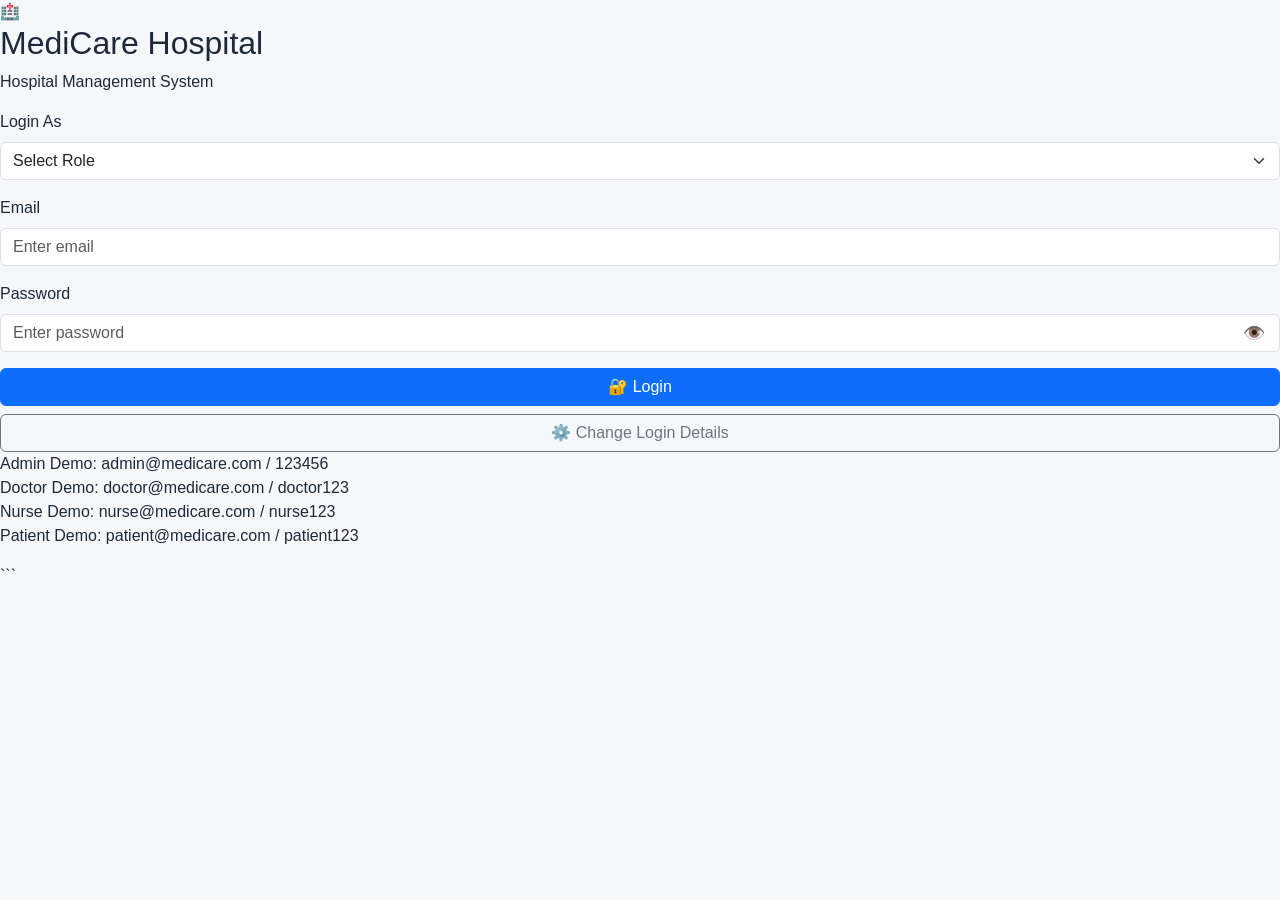
<file: index.html>
<!DOCTYPE html>
<html lang="en">

<head>

    <meta charset="UTF-8">
    <meta name="viewport" content="width=device-width, initial-scale=1.0">

    <title>Hospital Management System</title>

    <!-- Login Protection -->
    <script>
        if (localStorage.getItem("isLoggedIn") !== "true") {
            window.location.href = "login.html";
        }
    </script>

    <!-- Bootstrap CSS -->
    <link
        href="https://cdn.jsdelivr.net/npm/bootstrap@5.3.3/dist/css/bootstrap.min.css"
        rel="stylesheet">

    <!-- Custom CSS -->
    <link rel="stylesheet" href="css/style.css">

</head>


<body>

    <div class="app">

        <!-- ================= SIDEBAR ================= -->

        <aside class="sidebar">

            <!-- BRAND -->
            <div class="brand">

                <div class="brand-icon">
                    🏥
                </div>

                <div>
                    <h4>MediCare</h4>
                    <span>Hospital</span>
                </div>

            </div>


            <!-- MAIN MENU -->
            <nav class="sidebar-menu">

                <a href="index.html" class="menu-item active">
                    <span>📊</span>
                    Dashboard
                </a>

                <a href="pages/patients.html" class="menu-item">
                    <span>🧑‍⚕️</span>
                    Patients
                </a>

                <a href="pages/doctors.html" class="menu-item">
                    <span>👨‍⚕️</span>
                    Doctors
                </a>

                <a href="pages/nurses.html" class="menu-item">
                    <span>👩‍⚕️</span>
                    Nurses
                </a>

                <a href="pages/wards.html" class="menu-item">
                    <span>🛏️</span>
                    Wards
                </a>

                <a href="pages/appointments.html" class="menu-item">
                    <span>📅</span>
                    Appointments
                </a>

                <a href="pages/reports.html" class="menu-item">
                    <span>📈</span>
                    Reports
                </a>

            </nav>


            <!-- BOTTOM MENU -->
            <div class="sidebar-bottom">

                <!-- SETTINGS -->
                <a href="pages/settings.html" class="menu-item">
                    <span>⚙️</span>
                    Settings
                </a>

                <!-- LOGOUT -->
                <a href="#" class="menu-item" id="logoutBtn">
                    <span>🚪</span>
                    Logout
                </a>

            </div>

        </aside>


        <!-- ================= MAIN CONTENT ================= -->

        <main class="main-content">

            <!-- TOPBAR -->
            <header class="topbar">

                <div>
                    <h2>Dashboard</h2>
                    <p>Welcome back, Admin 👋</p>
                </div>

                <div class="admin-profile">

                    <div class="notification">
                        🔔
                    </div>

                    <div class="profile-avatar">
                        A
                    </div>

                    <div class="profile-info">
                        <strong>Admin</strong>
                        <small>Administrator</small>
                    </div>

                </div>

            </header>


            <!-- ================= DASHBOARD ================= -->

            <section class="dashboard-content">

                <!-- WELCOME -->
                <div class="welcome-section">

                    <h1>Hospital Overview</h1>

                    <p>
                        Here's what's happening in your hospital today.
                    </p>

                </div>


                <!-- ================= STATISTICS ================= -->

                <div class="stats-grid">

                    <!-- PATIENTS -->
                    <div class="stat-card">

                        <div class="stat-icon patients-icon">
                            👥
                        </div>

                        <div class="stat-info">

                            <p>Total Patients</p>

                            <h3 id="totalPatients">
                                0
                            </h3>

                            <span class="positive">
                                Hospital records
                            </span>

                        </div>

                    </div>


                    <!-- DOCTORS -->
                    <div class="stat-card">

                        <div class="stat-icon doctors-icon">
                            👨‍⚕️
                        </div>

                        <div class="stat-info">

                            <p>Total Doctors</p>

                            <h3 id="totalDoctors">
                                0
                            </h3>

                            <span class="positive">
                                Medical staff
                            </span>

                        </div>

                    </div>


                    <!-- NURSES -->
                    <div class="stat-card">

                        <div class="stat-icon nurses-icon">
                            👩‍⚕️
                        </div>

                        <div class="stat-info">

                            <p>Total Nurses</p>

                            <h3 id="totalNurses">
                                0
                            </h3>

                            <span class="positive">
                                Nursing staff
                            </span>

                        </div>

                    </div>


                    <!-- BEDS -->
                    <div class="stat-card">

                        <div class="stat-icon beds-icon">
                            🛏️
                        </div>

                        <div class="stat-info">

                            <p>Available Beds</p>

                            <h3 id="availableBeds">
                                0
                            </h3>

                            <span class="neutral">
                                Hospital wards
                            </span>

                        </div>

                    </div>

                </div>


                <!-- ================= LOWER DASHBOARD ================= -->

                <div class="dashboard-grid">

                    <!-- RECENT PATIENTS -->
                    <div class="dashboard-card">

                        <div class="card-header">

                            <div>
                                <h3>Recent Patients</h3>

                                <p>
                                    Latest registered patients
                                </p>
                            </div>

                            <a
                                href="pages/patients.html"
                                class="view-all">

                                View All

                            </a>

                        </div>


                        <div class="table-responsive">

                            <table class="patients-table">

                                <thead>

                                    <tr>

                                        <th>Patient</th>
                                        <th>Age</th>
                                        <th>Gender</th>
                                        <th>Doctor</th>
                                        <th>Status</th>

                                    </tr>

                                </thead>

                                <tbody id="recentPatientsBody">
                                    <!-- Dashboard JS loads patients here -->
                                </tbody>

                            </table>

                        </div>

                    </div>


                    <!-- QUICK ACTIONS -->
                    <div class="dashboard-card quick-actions-card">

                        <div class="card-header">

                            <div>

                                <h3>Quick Actions</h3>

                                <p>
                                    Frequently used actions
                                </p>

                            </div>

                        </div>


                        <div class="quick-actions">

                            <!-- ADD PATIENT -->
                            <a
                                href="pages/patients.html"
                                class="quick-action">

                                <div class="quick-icon">
                                    ➕
                                </div>

                                <div>

                                    <strong>Add Patient</strong>

                                    <small>
                                        Register a new patient
                                    </small>

                                </div>

                            </a>


                            <!-- DOCTORS -->
                            <a
                                href="pages/doctors.html"
                                class="quick-action">

                                <div class="quick-icon">
                                    👨‍⚕️
                                </div>

                                <div>

                                    <strong>Manage Doctors</strong>

                                    <small>
                                        View doctors
                                    </small>

                                </div>

                            </a>


                            <!-- APPOINTMENTS -->
                            <a
                                href="pages/appointments.html"
                                class="quick-action">

                                <div class="quick-icon">
                                    📅
                                </div>

                                <div>

                                    <strong>Appointment</strong>

                                    <small>
                                        Schedule appointment
                                    </small>

                                </div>

                            </a>


                            <!-- WARDS -->
                            <a
                                href="pages/wards.html"
                                class="quick-action">

                                <div class="quick-icon">
                                    🛏️
                                </div>

                                <div>

                                    <strong>Manage Wards</strong>

                                    <small>
                                        Check bed availability
                                    </small>

                                </div>

                            </a>

                        </div>

                    </div>

                </div>

            </section>

        </main>

    </div>


    <!-- ================= SCRIPTS ================= -->

    <!-- Bootstrap JS -->
    <script
        src="https://cdn.jsdelivr.net/npm/bootstrap@5.3.3/dist/js/bootstrap.bundle.min.js">
    </script>

    <!-- Main JS -->
    <script src="js/main.js"></script>

    <!-- Dashboard JS -->
    <script src="js/dashboard.js"></script>


    <!-- Logout -->
    <script>
        document.getElementById("logoutBtn").addEventListener("click", function (event) {

            event.preventDefault();

            localStorage.removeItem("isLoggedIn");

            window.location.href = "login.html";

        });
    </script>

</body>

</html>
</file>
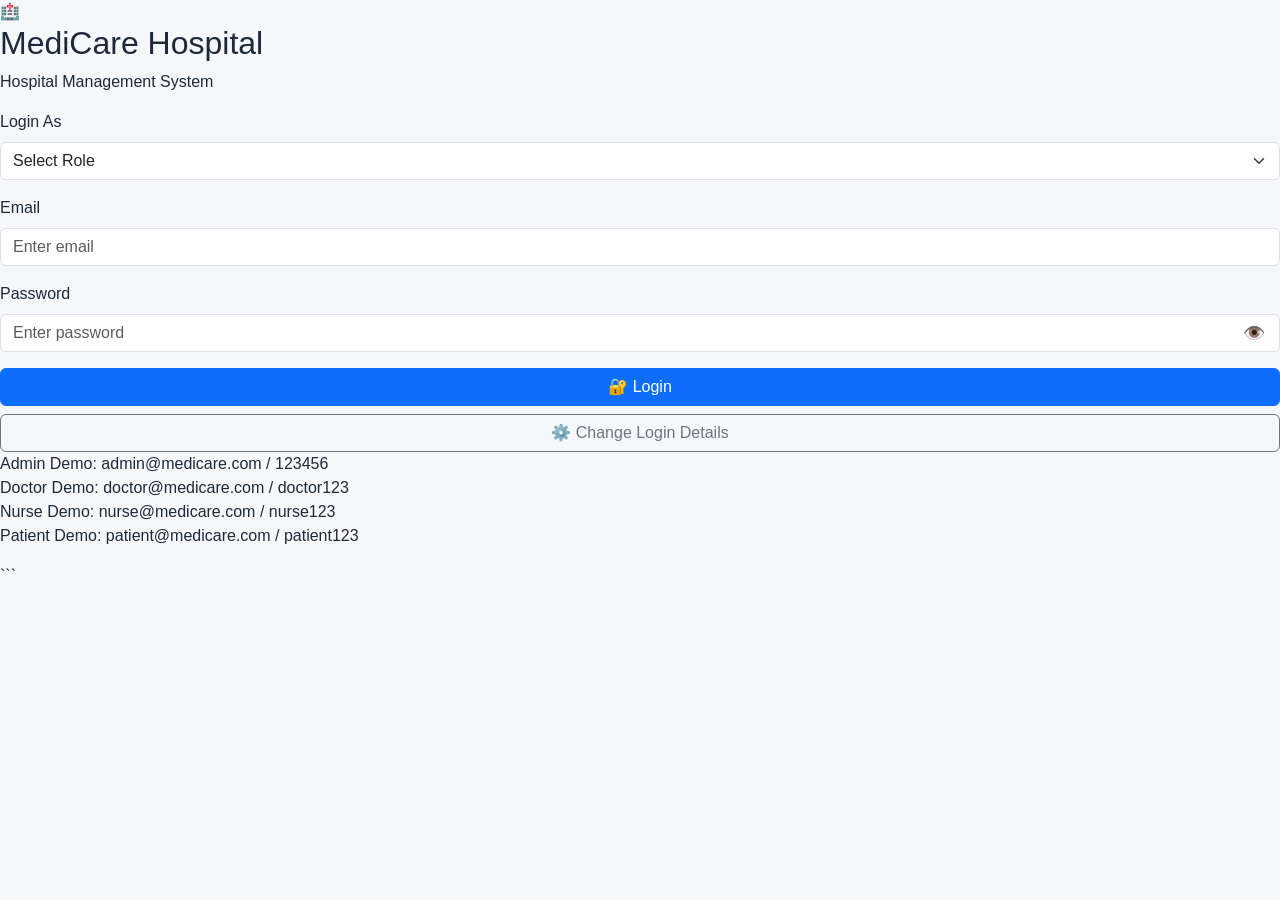
<file: login.html>
<html>
<!DOCTYPE html>
<html lang="en">

<head>

    <meta charset="UTF-8">

    <meta name="viewport" content="width=device-width, initial-scale=1.0">

    <title>Login - MediCare Hospital</title>

    <link
        href="https://cdn.jsdelivr.net/npm/bootstrap@5.3.3/dist/css/bootstrap.min.css"
        rel="stylesheet">

    <link rel="stylesheet" href="css/style.css">

    <script>

        // If already logged in, go directly to dashboard
        if (localStorage.getItem("isLoggedIn") === "true") {

            window.location.href = "index.html";

        }

    </script>

</head>


<body>


    <div class="login-page">


        <div class="login-card">


            <!-- LOGO -->

            <div class="login-logo">
                🏥
            </div>


            <h2>MediCare Hospital</h2>


            <p class="login-subtitle">
                Hospital Management System
            </p>



            <!-- LOGIN FORM -->

            <form id="loginForm">


                <!-- ================= ROLE ================= -->

                <div class="mb-3">

                    <label class="form-label">
                        Login As
                    </label>

                    <select
                        id="loginRole"
                        class="form-select"
                        required>

                        <option value="">
                            Select Role
                        </option>

                        <option value="admin">
                            👑 Admin
                        </option>

                        <option value="doctor">
                            👨‍⚕️ Doctor
                        </option>

                        <option value="nurse">
                            👩‍⚕️ Nurse
                        </option>

                        <option value="patient">
                            🧑 Patient
                        </option>

                    </select>

                </div>



                <!-- ================= EMAIL ================= -->

                <div class="mb-3">

                    <label class="form-label">
                        Email
                    </label>

                    <input
                        type="email"
                        id="loginEmail"
                        class="form-control"
                        placeholder="Enter email"
                        required>

                </div>



                <!-- ================= PASSWORD ================= -->

                <div class="mb-3">

                    <label class="form-label">
                        Password
                    </label>

                    <div class="password-wrapper">

                        <input
                            type="password"
                            id="loginPassword"
                            class="form-control"
                            placeholder="Enter password"
                            required>

                        <span
                            class="password-toggle"
                            id="toggleLoginPassword">

                            👁️

                        </span>

                    </div>

                </div>



                <!-- ================= LOGIN BUTTON ================= -->

                <button
                    type="submit"
                    class="btn btn-primary w-100">

                    🔐 Login

                </button>



                <!-- ================= CHANGE CREDENTIALS ================= -->

                <button
                    type="button"
                    class="btn btn-outline-secondary w-100 mt-2"
                    id="changeCredentialsBtn">

                    ⚙️ Change Login Details

                </button>


            </form>



            <!-- ================================================= -->
            <!-- CHANGE LOGIN DETAILS -->
            <!-- ================================================= -->

            <div
                id="changeCredentialsBox"
                style="display: none;">


                <hr>


                <h5 class="text-center mb-3">

                    Change Login Details

                </h5>



                <!-- NEW EMAIL -->

                <div class="mb-3">

                    <label class="form-label">

                        New Email

                    </label>

                    <input
                        type="email"
                        id="newEmail"
                        class="form-control"
                        placeholder="Enter new email">

                </div>



                <!-- NEW PASSWORD -->

                <div class="mb-3">

                    <label class="form-label">

                        New Password

                    </label>


                    <div class="password-wrapper">

                        <input
                            type="password"
                            id="newPassword"
                            class="form-control"
                            placeholder="Enter new password">


                        <span
                            class="password-toggle"
                            id="toggleNewPassword">

                            👁️

                        </span>

                    </div>

                </div>



                <!-- SAVE BUTTON -->

                <button
                    type="button"
                    class="btn btn-success w-100"
                    id="saveCredentialsBtn">

                    💾 Save New Login Details

                </button>


            </div>



            <!-- DEMO -->

            <p class="login-demo">

                Admin Demo:
                admin@medicare.com / 123456

                <br>

                Doctor Demo:
                doctor@medicare.com / doctor123

                <br>

                Nurse Demo:
                nurse@medicare.com / nurse123

                <br>

                Patient Demo:
                patient@medicare.com / patient123

            </p>


        </div>

    </div>



    <!-- LOGIN JS -->

    <script src="js/login.js"></script>


</body>

</html>
```
</file>
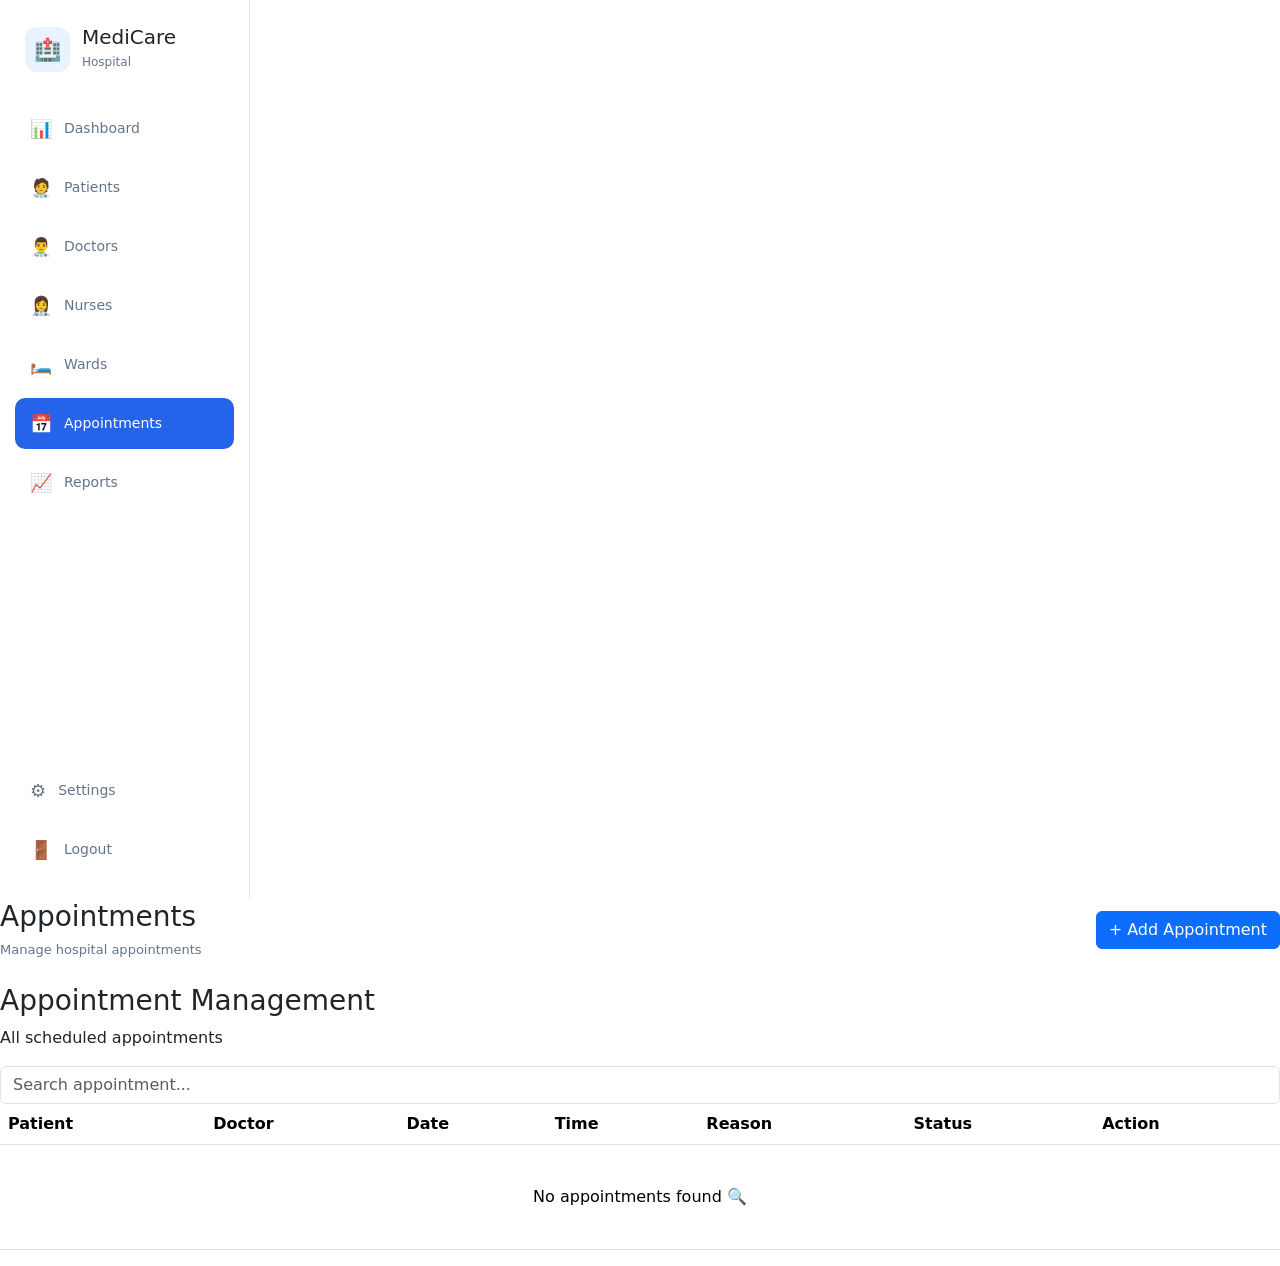
<file: pages/appointments.html>
<!DOCTYPE html>
<html lang="en">

<head>
    <meta charset="UTF-8">
    <meta name="viewport" content="width=device-width, initial-scale=1.0">

    <title>Appointments - MediCare Hospital</title>

    <link rel="stylesheet" href="../css/style.css">

    <link
        href="https://cdn.jsdelivr.net/npm/bootstrap@5.3.3/dist/css/bootstrap.min.css"
        rel="stylesheet">
</head>

<body>

    <div class="dashboard-layout">

        <!-- ================= SIDEBAR ================= -->

        <aside class="sidebar">

            <div class="brand">

                <div class="brand-icon">
                    🏥
                </div>

                <div>
                    <h4>MediCare</h4>
                    <span>Hospital</span>
                </div>

            </div>


            <nav class="sidebar-menu">

                <a href="../index.html" class="menu-item">
                    <span>📊</span>
                    Dashboard
                </a>

                <a href="patients.html" class="menu-item">
                    <span>🧑‍⚕️</span>
                    Patients
                </a>

                <a href="doctors.html" class="menu-item">
                    <span>👨‍⚕️</span>
                    Doctors
                </a>

                <a href="nurses.html" class="menu-item">
                    <span>👩‍⚕️</span>
                    Nurses
                </a>

                <a href="wards.html" class="menu-item">
                    <span>🛏️</span>
                    Wards
                </a>

                <a href="appointments.html" class="menu-item active">
                    <span>📅</span>
                    Appointments
                </a>

                <a href="reports.html" class="menu-item">
                    <span>📈</span>
                    Reports
                </a>

            </nav>


            <div class="sidebar-bottom">

                <a href="settings.html" class="menu-item">
                    <span>⚙️</span>
                    Settings
                </a>

                <a href="../index.html" class="menu-item">
                    <span>🚪</span>
                    Logout
                </a>

            </div>

        </aside>


        <!-- ================= MAIN CONTENT ================= -->

        <main class="main-content">

            <!-- HEADER -->

            <div class="page-header">

                <div>

                    <h1>Appointments</h1>

                    <p>
                        Manage hospital appointments
                    </p>

                </div>


                <button
                    type="button"
                    class="btn btn-primary"
                    data-bs-toggle="modal"
                    data-bs-target="#addAppointmentModal">

                    + Add Appointment

                </button>

            </div>


            <!-- ================= TABLE ================= -->

            <div class="table-card">

                <div class="table-header">

                    <div>

                        <h3>Appointment Management</h3>

                        <p>
                            All scheduled appointments
                        </p>

                    </div>


                    <div>

                        <input
                            type="text"
                            id="appointmentSearch"
                            class="form-control"
                            placeholder="Search appointment...">

                    </div>

                </div>


                <div class="table-responsive">

                    <table class="table">

                        <thead>

                            <tr>

                                <th>Patient</th>
                                <th>Doctor</th>
                                <th>Date</th>
                                <th>Time</th>
                                <th>Reason</th>
                                <th>Status</th>
                                <th>Action</th>

                            </tr>

                        </thead>


                        <tbody id="appointmentsTableBody"></tbody>

                    </table>

                </div>

            </div>

        </main>

    </div>


    <!-- ================================================= -->
    <!-- ADD / EDIT APPOINTMENT MODAL -->
    <!-- ================================================= -->

    <div
        class="modal fade"
        id="addAppointmentModal"
        tabindex="-1"
        aria-hidden="true">

        <div class="modal-dialog">

            <div class="modal-content">

                <div class="modal-header">

                    <h5
                        class="modal-title"
                        id="addAppointmentModalLabel">

                        Add New Appointment

                    </h5>


                    <button
                        type="button"
                        class="btn-close"
                        data-bs-dismiss="modal"
                        aria-label="Close">
                    </button>

                </div>


                <div class="modal-body">

                    <form id="appointmentForm">

                        <input
                            type="hidden"
                            id="editAppointmentId">


                        <!-- PATIENT -->

                        <div class="mb-3">

                            <label
                                for="appointmentPatient"
                                class="form-label">

                                Patient Name

                            </label>

                            <input
                                type="text"
                                id="appointmentPatient"
                                class="form-control"
                                placeholder="e.g. Ali Raza">

                        </div>


                        <!-- DOCTOR -->

                        <div class="mb-3">

                            <label
                                for="appointmentDoctor"
                                class="form-label">

                                Doctor Name

                            </label>

                            <input
                                type="text"
                                id="appointmentDoctor"
                                class="form-control"
                                placeholder="e.g. Dr. Ahmed">

                        </div>


                        <!-- DATE -->

                        <div class="mb-3">

                            <label
                                for="appointmentDate"
                                class="form-label">

                                Appointment Date

                            </label>

                            <input
                                type="date"
                                id="appointmentDate"
                                class="form-control">

                        </div>


                        <!-- TIME -->

                        <div class="mb-3">

                            <label
                                for="appointmentTime"
                                class="form-label">

                                Appointment Time

                            </label>

                            <input
                                type="time"
                                id="appointmentTime"
                                class="form-control">

                        </div>


                        <!-- REASON -->

                        <div class="mb-3">

                            <label
                                for="appointmentReason"
                                class="form-label">

                                Reason

                            </label>

                            <input
                                type="text"
                                id="appointmentReason"
                                class="form-control"
                                placeholder="e.g. Regular Checkup">

                        </div>


                        <!-- STATUS -->

                        <div class="mb-3">

                            <label
                                for="appointmentStatus"
                                class="form-label">

                                Status

                            </label>

                            <select
                                id="appointmentStatus"
                                class="form-select">

                                <option value="">
                                    Select Status
                                </option>

                                <option value="Scheduled">
                                    Scheduled
                                </option>

                                <option value="Completed">
                                    Completed
                                </option>

                                <option value="Cancelled">
                                    Cancelled
                                </option>

                                <option value="Pending">
                                    Pending
                                </option>

                            </select>

                        </div>


                        <button
                            type="submit"
                            id="appointmentSubmitBtn"
                            class="btn btn-primary w-100">

                            Add Appointment

                        </button>

                    </form>

                </div>

            </div>

        </div>

    </div>


    <!-- ================================================= -->
    <!-- VIEW APPOINTMENT MODAL -->
    <!-- ================================================= -->

    <div
        class="modal fade"
        id="viewAppointmentModal"
        tabindex="-1"
        aria-hidden="true">

        <div class="modal-dialog">

            <div class="modal-content">

                <div class="modal-header">

                    <h5 class="modal-title">
                        Appointment Details
                    </h5>

                    <button
                        type="button"
                        class="btn-close"
                        data-bs-dismiss="modal"
                        aria-label="Close">
                    </button>

                </div>


                <div class="modal-body">

                    <h3 id="viewAppointmentPatient"></h3>

                    <hr>

                    <p>
                        <strong>ID:</strong>
                        <span id="viewAppointmentId"></span>
                    </p>

                    <p>
                        <strong>Doctor:</strong>
                        <span id="viewAppointmentDoctor"></span>
                    </p>

                    <p>
                        <strong>Date:</strong>
                        <span id="viewAppointmentDate"></span>
                    </p>

                    <p>
                        <strong>Time:</strong>
                        <span id="viewAppointmentTime"></span>
                    </p>

                    <p>
                        <strong>Reason:</strong>
                        <span id="viewAppointmentReason"></span>
                    </p>

                    <p>
                        <strong>Status:</strong>

                        <span
                            id="viewAppointmentStatus"
                            class="status">
                        </span>

                    </p>

                </div>

            </div>

        </div>

    </div>


    <!-- ================= BOOTSTRAP JS ================= -->

    <script
        src="https://cdn.jsdelivr.net/npm/bootstrap@5.3.3/dist/js/bootstrap.bundle.min.js">
    </script>


    <!-- ================= MAIN JS ================= -->

    <script src="../js/main.js"></script>

    <script src="../js/appointments.js"></script>

</body>

</html>
</file>
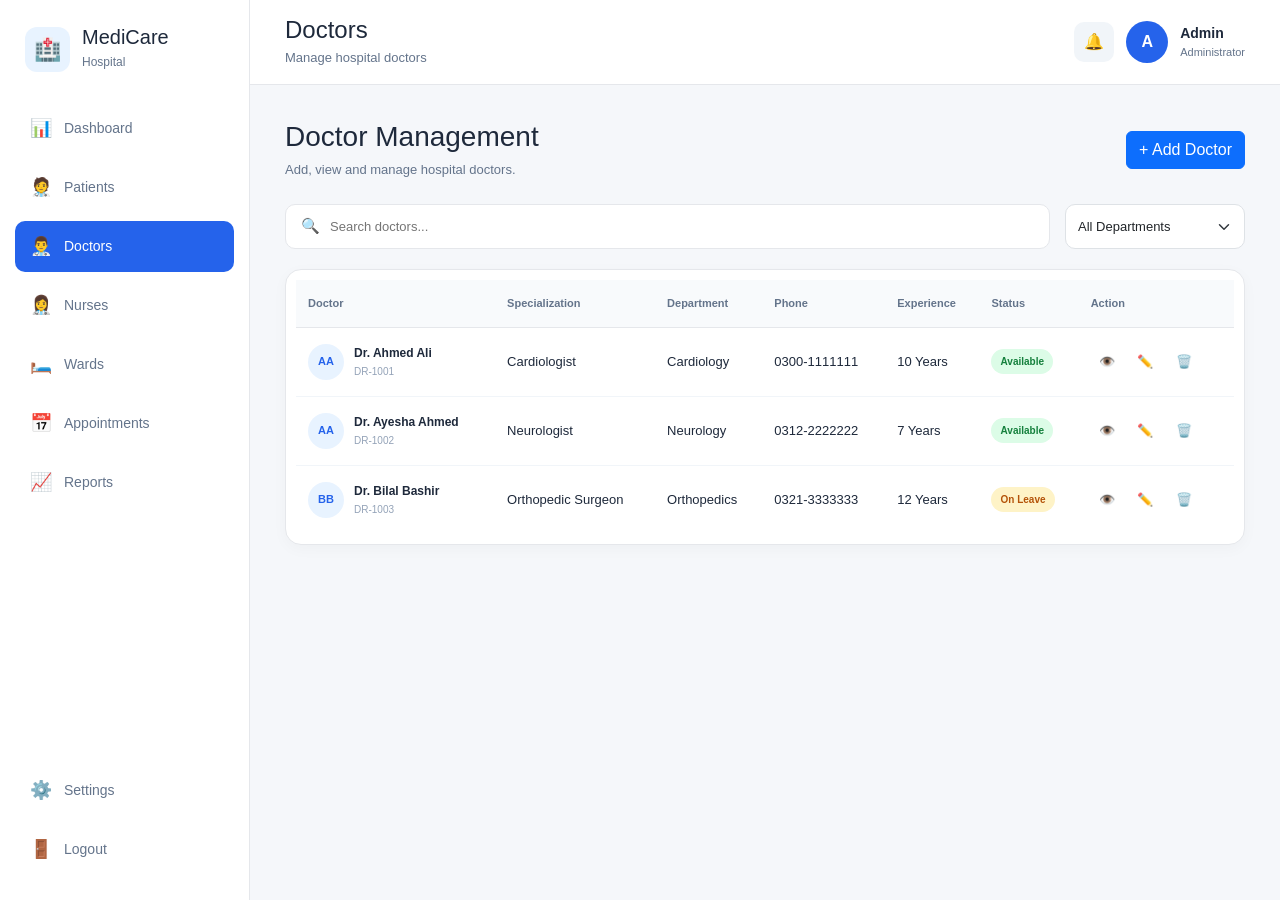
<file: pages/doctors.html>
<!doctype html>
<html lang="en">

<head>

    <meta charset="UTF-8">

    <meta
        name="viewport"
        content="width=device-width, initial-scale=1.0"
    >

    <title>Doctors - MediCare Hospital</title>


    <!-- Bootstrap CSS -->

    <link
        href="https://cdn.jsdelivr.net/npm/bootstrap@5.3.3/dist/css/bootstrap.min.css"
        rel="stylesheet"
    >


    <!-- Custom CSS -->

    <link
        rel="stylesheet"
        href="../css/style.css"
    >

</head>


<body>


<div class="app">


    <!-- ==========================================
         SIDEBAR
    =========================================== -->

    <aside class="sidebar">


        <div class="brand">

            <div class="brand-icon">
                🏥
            </div>

            <div>

                <h4>MediCare</h4>

                <span>
                    Hospital
                </span>

            </div>

        </div>


        <nav class="sidebar-menu">


            <a
                href="../index.html"
                class="menu-item"
            >
                <span>📊</span>
                Dashboard
            </a>


            <a
                href="patients.html"
                class="menu-item"
            >
                <span>🧑‍⚕️</span>
                Patients
            </a>


            <a
                href="doctors.html"
                class="menu-item active"
            >
                <span>👨‍⚕️</span>
                Doctors
            </a>


            <a
                href="nurses.html"
                class="menu-item"
            >
                <span>👩‍⚕️</span>
                Nurses
            </a>


            <a
                href="wards.html"
                class="menu-item"
            >
                <span>🛏️</span>
                Wards
            </a>


            <a
                href="appointments.html"
                class="menu-item"
            >
                <span>📅</span>
                Appointments
            </a>


            <a
                href="reports.html"
                class="menu-item"
            >
                <span>📈</span>
                Reports
            </a>


        </nav>


        <div class="sidebar-bottom">


            <a
                href="#"
                class="menu-item"
            >
                <span>⚙️</span>
                Settings
            </a>


            <a
                href="#"
                class="menu-item"
            >
                <span>🚪</span>
                Logout
            </a>


        </div>


    </aside>



    <!-- ==========================================
         MAIN CONTENT
    =========================================== -->

    <main class="main-content">


        <!-- TOPBAR -->

        <header class="topbar">


            <div>

                <h2>
                    Doctors
                </h2>

                <p>
                    Manage hospital doctors
                </p>

            </div>


            <div class="admin-profile">


                <div class="notification">
                    🔔
                </div>


                <div class="profile-avatar">
                    A
                </div>


                <div class="profile-info">

                    <strong>
                        Admin
                    </strong>

                    <small>
                        Administrator
                    </small>

                </div>


            </div>


        </header>



        <!-- ==========================================
             DOCTOR CONTENT
        =========================================== -->

        <section class="dashboard-content">


            <!-- PAGE HEADER -->

            <div class="page-header">


                <div>

                    <h1>
                        Doctor Management
                    </h1>

                    <p>
                        Add, view and manage hospital doctors.
                    </p>

                </div>


                <button
                    type="button"
                    class="btn btn-primary"
                    data-bs-toggle="modal"
                    data-bs-target="#addDoctorModal"
                >
                    + Add Doctor
                </button>


            </div>



            <!-- SEARCH + FILTER -->

            <div class="search-section">


                <div class="search-box">

                    <span>
                        🔍
                    </span>

                    <input
                        type="text"
                        id="doctorSearch"
                        placeholder="Search doctors..."
                    >

                </div>


                <select
                    class="form-select patient-filter"
                    id="doctorFilter"
                >

                    <option value="all">
                        All Departments
                    </option>

                    <option value="Cardiology">
                        Cardiology
                    </option>

                    <option value="Neurology">
                        Neurology
                    </option>

                    <option value="Orthopedics">
                        Orthopedics
                    </option>

                    <option value="Pediatrics">
                        Pediatrics
                    </option>

                </select>


            </div>



            <!-- ==========================================
                 DOCTORS TABLE
            =========================================== -->

            <div class="dashboard-card patients-page-card">


                <div class="table-responsive">


                    <table class="patients-table">


                        <thead>

                            <tr>

                                <th>
                                    Doctor
                                </th>

                                <th>
                                    Specialization
                                </th>

                                <th>
                                    Department
                                </th>

                                <th>
                                    Phone
                                </th>

                                <th>
                                    Experience
                                </th>

                                <th>
                                    Status
                                </th>

                                <th>
                                    Action
                                </th>

                            </tr>

                        </thead>


                        <tbody id="doctorsTableBody">


                            <!-- ==================================
                                 DOCTOR 1
                            =================================== -->

                            <tr>

                                <td>

                                    <div class="patient-info">

                                        <div class="patient-avatar">
                                            AA
                                        </div>

                                        <div>

                                            <strong>
                                                Dr. Ahmed Ali
                                            </strong>

                                            <small>
                                                DR-1001
                                            </small>

                                        </div>

                                    </div>

                                </td>


                                <td>
                                    Cardiologist
                                </td>


                                <td>
                                    Cardiology
                                </td>


                                <td>
                                    0300-1111111
                                </td>


                                <td>
                                    10 Years
                                </td>


                                <td>

                                    <span class="status active-status">
                                        Available
                                    </span>

                                </td>


                                <td>

                                    <button
                                        type="button"
                                        class="action-btn view-doctor-btn"
                                        data-id="DR-1001"
                                        title="View"
                                    >
                                        👁️
                                    </button>


                                    <button
                                        type="button"
                                        class="action-btn edit-doctor-btn"
                                        data-id="DR-1001"
                                        title="Edit"
                                    >
                                        ✏️
                                    </button>


                                    <button
                                        type="button"
                                        class="action-btn delete-doctor-btn"
                                        data-id="DR-1001"
                                        title="Delete"
                                    >
                                        🗑️
                                    </button>

                                </td>

                            </tr>



                            <!-- ==================================
                                 DOCTOR 2
                            =================================== -->

                            <tr>

                                <td>

                                    <div class="patient-info">

                                        <div class="patient-avatar">
                                            AA
                                        </div>

                                        <div>

                                            <strong>
                                                Dr. Ayesha Ahmed
                                            </strong>

                                            <small>
                                                DR-1002
                                            </small>

                                        </div>

                                    </div>

                                </td>


                                <td>
                                    Neurologist
                                </td>


                                <td>
                                    Neurology
                                </td>


                                <td>
                                    0312-2222222
                                </td>


                                <td>
                                    7 Years
                                </td>


                                <td>

                                    <span class="status active-status">
                                        Available
                                    </span>

                                </td>


                                <td>

                                    <button
                                        type="button"
                                        class="action-btn view-doctor-btn"
                                        data-id="DR-1002"
                                        title="View"
                                    >
                                        👁️
                                    </button>


                                    <button
                                        type="button"
                                        class="action-btn edit-doctor-btn"
                                        data-id="DR-1002"
                                        title="Edit"
                                    >
                                        ✏️
                                    </button>


                                    <button
                                        type="button"
                                        class="action-btn delete-doctor-btn"
                                        data-id="DR-1002"
                                        title="Delete"
                                    >
                                        🗑️
                                    </button>

                                </td>

                            </tr>



                            <!-- ==================================
                                 DOCTOR 3
                            =================================== -->

                            <tr>

                                <td>

                                    <div class="patient-info">

                                        <div class="patient-avatar">
                                            BB
                                        </div>

                                        <div>

                                            <strong>
                                                Dr. Bilal Bashir
                                            </strong>

                                            <small>
                                                DR-1003
                                            </small>

                                        </div>

                                    </div>

                                </td>


                                <td>
                                    Orthopedic Surgeon
                                </td>


                                <td>
                                    Orthopedics
                                </td>


                                <td>
                                    0321-3333333
                                </td>


                                <td>
                                    12 Years
                                </td>


                                <td>

                                    <span class="status pending-status">
                                        On Leave
                                    </span>

                                </td>


                                <td>

                                    <button
                                        type="button"
                                        class="action-btn view-doctor-btn"
                                        data-id="DR-1003"
                                        title="View"
                                    >
                                        👁️
                                    </button>


                                    <button
                                        type="button"
                                        class="action-btn edit-doctor-btn"
                                        data-id="DR-1003"
                                        title="Edit"
                                    >
                                        ✏️
                                    </button>


                                    <button
                                        type="button"
                                        class="action-btn delete-doctor-btn"
                                        data-id="DR-1003"
                                        title="Delete"
                                    >
                                        🗑️
                                    </button>

                                </td>

                            </tr>


                        </tbody>


                    </table>


                </div>


            </div>


        </section>


    </main>


</div>



<!-- ==========================================
     ADD / EDIT DOCTOR MODAL
=========================================== -->

<div
    class="modal fade"
    id="addDoctorModal"
    tabindex="-1"
    aria-hidden="true"
>


    <div class="modal-dialog modal-dialog-centered">


        <div class="modal-content patient-modal">


            <!-- HEADER -->

            <div class="modal-header">


                <div>

                    <h5 class="modal-title">
                        Add New Doctor
                    </h5>

                    <p class="modal-subtitle">
                        Enter doctor information below.
                    </p>

                </div>


                <button
                    type="button"
                    class="btn-close"
                    data-bs-dismiss="modal"
                ></button>


            </div>



            <!-- FORM -->

            <form id="doctorForm">


                <!-- Hidden ID for EDIT -->

                <input
                    type="hidden"
                    id="editDoctorId"
                    value=""
                >


                <div class="modal-body">


                    <!-- NAME -->

                    <div class="mb-3">

                        <label class="form-label">
                            Doctor Name
                        </label>

                        <input
                            type="text"
                            id="doctorName"
                            class="form-control"
                            placeholder="e.g. Dr. Ahmed Ali"
                            required
                        >

                    </div>



                    <!-- SPECIALIZATION -->

                    <div class="mb-3">

                        <label class="form-label">
                            Specialization
                        </label>

                        <input
                            type="text"
                            id="doctorSpecialization"
                            class="form-control"
                            placeholder="e.g. Cardiologist"
                            required
                        >

                    </div>



                    <!-- DEPARTMENT -->

                    <div class="mb-3">

                        <label class="form-label">
                            Department
                        </label>

                        <select
                            id="doctorDepartment"
                            class="form-select"
                            required
                        >

                            <option value="">
                                Select Department
                            </option>

                            <option value="Cardiology">
                                Cardiology
                            </option>

                            <option value="Neurology">
                                Neurology
                            </option>

                            <option value="Orthopedics">
                                Orthopedics
                            </option>

                            <option value="Pediatrics">
                                Pediatrics
                            </option>

                        </select>

                    </div>



                    <!-- PHONE -->

                    <div class="mb-3">

                        <label class="form-label">
                            Phone Number
                        </label>

                        <input
                            type="tel"
                            id="doctorPhone"
                            class="form-control"
                            placeholder="03XX-XXXXXXX"
                            required
                        >

                    </div>



                    <!-- EXPERIENCE -->

                    <div class="mb-3">

                        <label class="form-label">
                            Experience
                        </label>

                        <input
                            type="number"
                            id="doctorExperience"
                            class="form-control"
                            placeholder="Years of experience"
                            min="0"
                            required
                        >

                    </div>



                    <!-- STATUS -->

                    <div class="mb-3">

                        <label class="form-label">
                            Status
                        </label>

                        <select
                            id="doctorStatus"
                            class="form-select"
                            required
                        >

                            <option value="">
                                Select Status
                            </option>

                            <option value="Available">
                                Available
                            </option>

                            <option value="On Leave">
                                On Leave
                            </option>

                            <option value="Unavailable">
                                Unavailable
                            </option>

                        </select>

                    </div>


                </div>



                <!-- FOOTER -->

                <div class="modal-footer">


                    <button
                        type="button"
                        class="btn btn-light"
                        data-bs-dismiss="modal"
                    >
                        Cancel
                    </button>


                    <button
                        type="submit"
                        class="btn btn-primary"
                        id="doctorSubmitBtn"
                    >
                        Add Doctor
                    </button>


                </div>


            </form>


        </div>


    </div>


</div>



<!-- ==========================================
     VIEW DOCTOR MODAL
=========================================== -->

<div
    class="modal fade"
    id="viewDoctorModal"
    tabindex="-1"
    aria-hidden="true"
>


    <div class="modal-dialog modal-dialog-centered">


        <div class="modal-content patient-modal">


            <!-- HEADER -->

            <div class="modal-header">


                <div>

                    <h5 class="modal-title">
                        Doctor Details
                    </h5>

                    <p class="modal-subtitle">
                        Complete doctor information
                    </p>

                </div>


                <button
                    type="button"
                    class="btn-close"
                    data-bs-dismiss="modal"
                ></button>


            </div>



            <!-- BODY -->

            <div class="modal-body">


                <!-- PROFILE -->

                <div class="text-center mb-4">


                    <div
                        class="patient-avatar mx-auto mb-3"
                        id="viewDoctorAvatar"
                    >
                        --
                    </div>


                    <h4 id="viewDoctorName">
                        Doctor Name
                    </h4>


                    <small
                        class="text-muted"
                        id="viewDoctorId"
                    >
                        DR-0000
                    </small>


                </div>



                <div class="row g-3">


                    <!-- SPECIALIZATION -->

                    <div class="col-md-6">

                        <div class="p-3 border rounded">

                            <small class="text-muted">
                                Specialization
                            </small>

                            <h6
                                class="mb-0 mt-1"
                                id="viewDoctorSpecialization"
                            >
                                --
                            </h6>

                        </div>

                    </div>



                    <!-- DEPARTMENT -->

                    <div class="col-md-6">

                        <div class="p-3 border rounded">

                            <small class="text-muted">
                                Department
                            </small>

                            <h6
                                class="mb-0 mt-1"
                                id="viewDoctorDepartment"
                            >
                                --
                            </h6>

                        </div>

                    </div>



                    <!-- PHONE -->

                    <div class="col-md-6">

                        <div class="p-3 border rounded">

                            <small class="text-muted">
                                Phone
                            </small>

                            <h6
                                class="mb-0 mt-1"
                                id="viewDoctorPhone"
                            >
                                --
                            </h6>

                        </div>

                    </div>



                    <!-- EXPERIENCE -->

                    <div class="col-md-6">

                        <div class="p-3 border rounded">

                            <small class="text-muted">
                                Experience
                            </small>

                            <h6
                                class="mb-0 mt-1"
                                id="viewDoctorExperience"
                            >
                                --
                            </h6>

                        </div>

                    </div>



                    <!-- STATUS -->

                    <div class="col-12">

                        <div class="p-3 border rounded">

                            <small class="text-muted">
                                Status
                            </small>

                            <div class="mt-2">

                                <span
                                    class="status"
                                    id="viewDoctorStatus"
                                >
                                    --
                                </span>

                            </div>

                        </div>

                    </div>


                </div>


            </div>



            <!-- FOOTER -->

            <div class="modal-footer">


                <button
                    type="button"
                    class="btn btn-light"
                    data-bs-dismiss="modal"
                >
                    Close
                </button>


            </div>


        </div>


    </div>


</div>



<!-- ==========================================
     BOOTSTRAP JS
=========================================== -->

<script
    src="https://cdn.jsdelivr.net/npm/bootstrap@5.3.3/dist/js/bootstrap.bundle.min.js"
></script>



<!-- ==========================================
     MAIN JS
=========================================== -->

<script src="../js/main.js"></script>


</body>

</html>
</file>
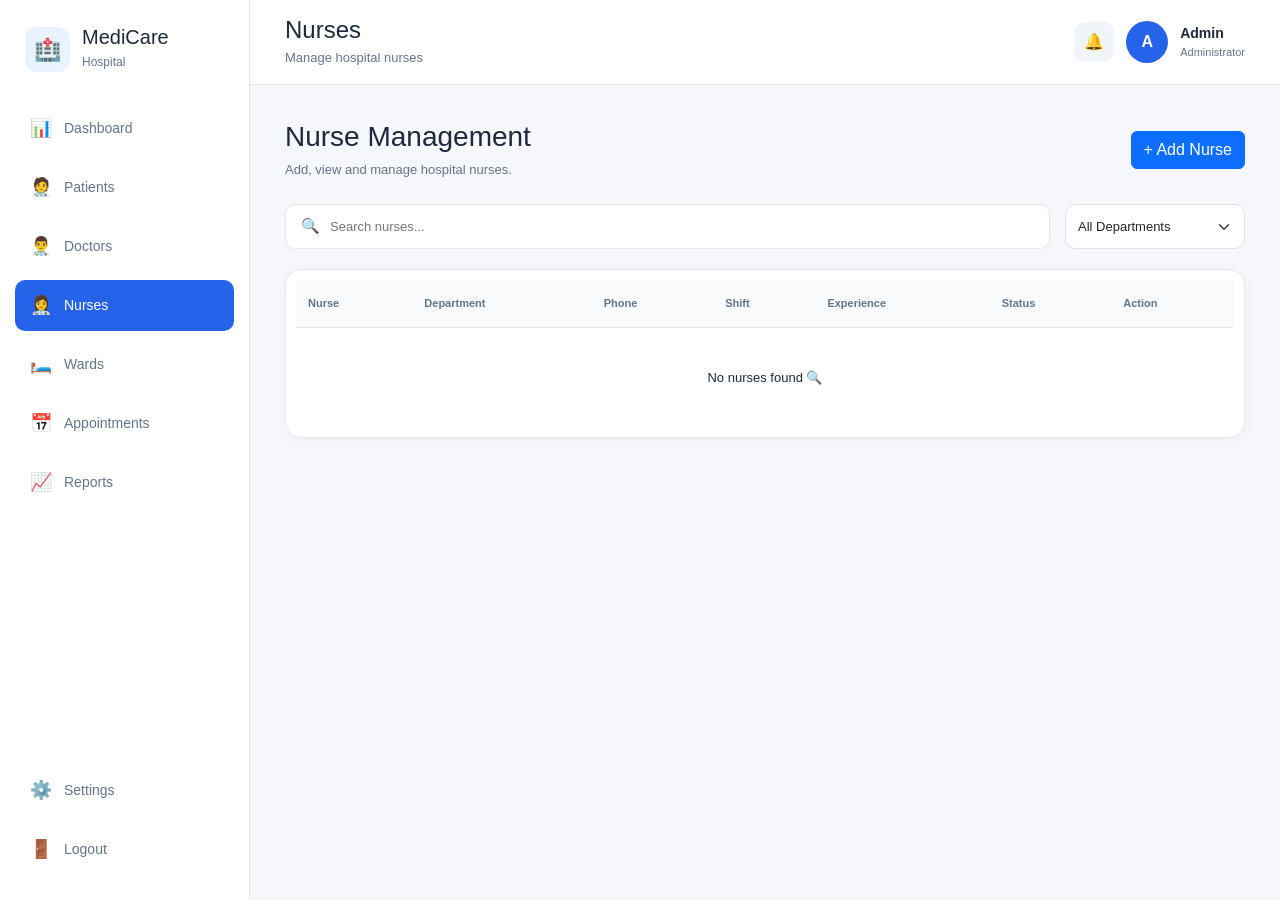
<file: pages/nurses.html>
<!doctype html>
<html lang="en">

<head>

    <meta charset="UTF-8">

    <meta
        name="viewport"
        content="width=device-width, initial-scale=1.0"
    >

    <title>Nurses - MediCare Hospital</title>

    <!-- Bootstrap CSS -->

    <link
        href="https://cdn.jsdelivr.net/npm/bootstrap@5.3.3/dist/css/bootstrap.min.css"
        rel="stylesheet"
    >

    <!-- Custom CSS -->

    <link
        rel="stylesheet"
        href="../css/style.css"
    >

</head>


<body>

<div class="app">


    <!-- ==========================================
         SIDEBAR
    =========================================== -->

    <aside class="sidebar">

        <div class="brand">

            <div class="brand-icon">
                🏥
            </div>

            <div>

                <h4>MediCare</h4>

                <span>
                    Hospital
                </span>

            </div>

        </div>


        <nav class="sidebar-menu">

            <a
                href="../index.html"
                class="menu-item"
            >
                <span>📊</span>
                Dashboard
            </a>

            <a
                href="patients.html"
                class="menu-item"
            >
                <span>🧑‍⚕️</span>
                Patients
            </a>

            <a
                href="doctors.html"
                class="menu-item"
            >
                <span>👨‍⚕️</span>
                Doctors
            </a>

            <a
                href="nurses.html"
                class="menu-item active"
            >
                <span>👩‍⚕️</span>
                Nurses
            </a>

            <a
                href="wards.html"
                class="menu-item"
            >
                <span>🛏️</span>
                Wards
            </a>

            <a
                href="appointments.html"
                class="menu-item"
            >
                <span>📅</span>
                Appointments
            </a>

            <a
                href="reports.html"
                class="menu-item"
            >
                <span>📈</span>
                Reports
            </a>

        </nav>


        <div class="sidebar-bottom">

            <a
                href="#"
                class="menu-item"
            >
                <span>⚙️</span>
                Settings
            </a>

            <a
                href="#"
                class="menu-item"
            >
                <span>🚪</span>
                Logout
            </a>

        </div>

    </aside>


    <!-- ==========================================
         MAIN CONTENT
    =========================================== -->

    <main class="main-content">


        <!-- TOPBAR -->

        <header class="topbar">

            <div>

                <h2>
                    Nurses
                </h2>

                <p>
                    Manage hospital nurses
                </p>

            </div>


            <div class="admin-profile">

                <div class="notification">
                    🔔
                </div>

                <div class="profile-avatar">
                    A
                </div>

                <div class="profile-info">

                    <strong>
                        Admin
                    </strong>

                    <small>
                        Administrator
                    </small>

                </div>

            </div>

        </header>


        <!-- ==========================================
             NURSE CONTENT
        =========================================== -->

        <section class="dashboard-content">


            <!-- PAGE HEADER -->

            <div class="page-header">

                <div>

                    <h1>
                        Nurse Management
                    </h1>

                    <p>
                        Add, view and manage hospital nurses.
                    </p>

                </div>


                <button
                    type="button"
                    class="btn btn-primary"
                    data-bs-toggle="modal"
                    data-bs-target="#addNurseModal"
                >
                    + Add Nurse
                </button>

            </div>


            <!-- SEARCH + FILTER -->

            <div class="search-section">

                <div class="search-box">

                    <span>
                        🔍
                    </span>

                    <input
                        type="text"
                        id="nurseSearch"
                        placeholder="Search nurses..."
                    >

                </div>


                <select
                    class="form-select patient-filter"
                    id="nurseFilter"
                >

                    <option value="all">
                        All Departments
                    </option>

                    <option value="Emergency">
                        Emergency
                    </option>

                    <option value="Cardiology">
                        Cardiology
                    </option>

                    <option value="Neurology">
                        Neurology
                    </option>

                    <option value="Pediatrics">
                        Pediatrics
                    </option>

                </select>

            </div>


            <!-- ==========================================
                 NURSES TABLE
            =========================================== -->

            <div class="dashboard-card patients-page-card">

                <div class="table-responsive">

                    <table class="patients-table">

                        <thead>

                            <tr>

                                <th>
                                    Nurse
                                </th>

                                <th>
                                    Department
                                </th>

                                <th>
                                    Phone
                                </th>

                                <th>
                                    Shift
                                </th>

                                <th>
                                    Experience
                                </th>

                                <th>
                                    Status
                                </th>

                                <th>
                                    Action
                                </th>

                            </tr>

                        </thead>


                        <tbody id="nursesTableBody">

                        </tbody>

                    </table>

                </div>

            </div>

        </section>

    </main>

</div>


<!-- ==========================================
     ADD NURSE MODAL
=========================================== -->

<div
    class="modal fade"
    id="addNurseModal"
    tabindex="-1"
    aria-hidden="true"
>

    <div class="modal-dialog modal-dialog-centered">

        <div class="modal-content patient-modal">


            <!-- HEADER -->

            <div class="modal-header">

                <div>

                    <h5 class="modal-title">
                        Add New Nurse
                    </h5>

                    <p class="modal-subtitle">
                        Enter nurse information below.
                    </p>

                </div>

                <button
                    type="button"
                    class="btn-close"
                    data-bs-dismiss="modal"
                ></button>

            </div>


            <!-- FORM -->

            <form id="nurseForm">

                <div class="modal-body">


                    <!-- NAME -->

                    <div class="mb-3">

                        <label class="form-label">
                            Nurse Name
                        </label>

                        <input
                            type="text"
                            id="nurseName"
                            class="form-control"
                            placeholder="e.g. Sara Khan"
                            required
                        >

                    </div>


                    <!-- DEPARTMENT -->

                    <div class="mb-3">

                        <label class="form-label">
                            Department
                        </label>

                        <select
                            id="nurseDepartment"
                            class="form-select"
                            required
                        >

                            <option value="">
                                Select Department
                            </option>

                            <option value="Emergency">
                                Emergency
                            </option>

                            <option value="Cardiology">
                                Cardiology
                            </option>

                            <option value="Neurology">
                                Neurology
                            </option>

                            <option value="Pediatrics">
                                Pediatrics
                            </option>

                        </select>

                    </div>


                    <!-- PHONE -->

                    <div class="mb-3">

                        <label class="form-label">
                            Phone Number
                        </label>

                        <input
                            type="tel"
                            id="nursePhone"
                            class="form-control"
                            placeholder="03XX-XXXXXXX"
                            required
                        >

                    </div>


                    <!-- SHIFT -->

                    <div class="mb-3">

                        <label class="form-label">
                            Shift
                        </label>

                        <select
                            id="nurseShift"
                            class="form-select"
                            required
                        >

                            <option value="">
                                Select Shift
                            </option>

                            <option value="Morning">
                                Morning
                            </option>

                            <option value="Evening">
                                Evening
                            </option>

                            <option value="Night">
                                Night
                            </option>

                        </select>

                    </div>


                    <!-- EXPERIENCE -->

                    <div class="mb-3">

                        <label class="form-label">
                            Experience
                        </label>

                        <input
                            type="number"
                            id="nurseExperience"
                            class="form-control"
                            placeholder="Years of experience"
                            min="0"
                            required
                        >

                    </div>


                    <!-- STATUS -->

                    <div class="mb-3">

                        <label class="form-label">
                            Status
                        </label>

                        <select
                            id="nurseStatus"
                            class="form-select"
                            required
                        >

                            <option value="">
                                Select Status
                            </option>

                            <option value="Available">
                                Available
                            </option>

                            <option value="On Leave">
                                On Leave
                            </option>

                            <option value="Unavailable">
                                Unavailable
                            </option>

                        </select>

                    </div>

                </div>


                <!-- FOOTER -->

                <div class="modal-footer">

                    <button
                        type="button"
                        class="btn btn-light"
                        data-bs-dismiss="modal"
                    >
                        Cancel
                    </button>

                    <button
                        type="submit"
                        class="btn btn-primary"
                    >
                        Add Nurse
                    </button>

                </div>

            </form>

        </div>

    </div>

</div>


<!-- Bootstrap JS -->

<script
    src="https://cdn.jsdelivr.net/npm/bootstrap@5.3.3/dist/js/bootstrap.bundle.min.js"
></script>


<!-- Main JS -->

<script src="../js/main.js"></script>


</body>

</html>
</file>
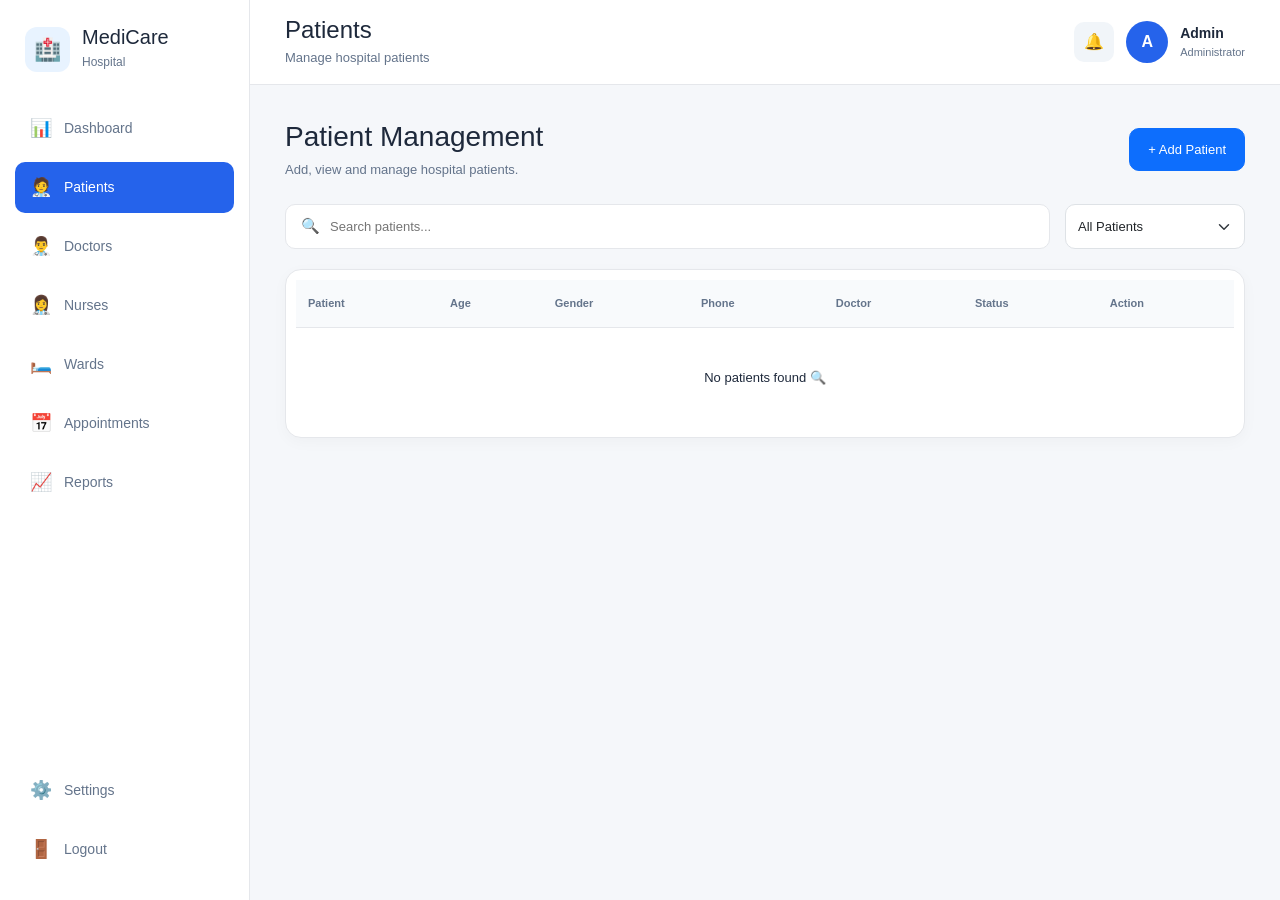
<file: pages/patients.html>
<!doctype html>
<html lang="en">

<head>

    <meta charset="UTF-8">

    <meta
        name="viewport"
        content="width=device-width, initial-scale=1.0"
    >

    <title>Patients - MediCare Hospital</title>


    <!-- =========================
         BOOTSTRAP CSS
    ========================== -->

    <link
        href="https://cdn.jsdelivr.net/npm/bootstrap@5.3.3/dist/css/bootstrap.min.css"
        rel="stylesheet"
    >


    <!-- =========================
         CUSTOM CSS
    ========================== -->

    <link
        rel="stylesheet"
        href="../css/style.css"
    >

</head>


<body>


<div class="app">


    <!-- ==================================================
         SIDEBAR
    ================================================== -->

    <aside class="sidebar">


        <!-- BRAND -->

        <div class="brand">

            <div class="brand-icon">
                🏥
            </div>

            <div>

                <h4>
                    MediCare
                </h4>

                <span>
                    Hospital
                </span>

            </div>

        </div>


        <!-- NAVIGATION -->

        <nav class="sidebar-menu">


            <a
                href="../index.html"
                class="menu-item"
            >
                <span>📊</span>
                Dashboard
            </a>


            <a
                href="patients.html"
                class="menu-item active"
            >
                <span>🧑‍⚕️</span>
                Patients
            </a>


            <a
                href="doctors.html"
                class="menu-item"
            >
                <span>👨‍⚕️</span>
                Doctors
            </a>


            <a
                href="nurses.html"
                class="menu-item"
            >
                <span>👩‍⚕️</span>
                Nurses
            </a>


            <a
                href="wards.html"
                class="menu-item"
            >
                <span>🛏️</span>
                Wards
            </a>


            <a
                href="appointments.html"
                class="menu-item"
            >
                <span>📅</span>
                Appointments
            </a>


            <a
                href="reports.html"
                class="menu-item"
            >
                <span>📈</span>
                Reports
            </a>

        </nav>


        <!-- SIDEBAR BOTTOM -->

        <div class="sidebar-bottom">


            <a
                href="#"
                class="menu-item"
            >
                <span>⚙️</span>
                Settings
            </a>


            <a
                href="#"
                class="menu-item"
            >
                <span>🚪</span>
                Logout
            </a>


        </div>


    </aside>



    <!-- ==================================================
         MAIN CONTENT
    ================================================== -->

    <main class="main-content">


        <!-- =========================
             TOPBAR
        ========================== -->

        <header class="topbar">


            <div>

                <h2>
                    Patients
                </h2>

                <p>
                    Manage hospital patients
                </p>

            </div>


            <div class="admin-profile">


                <div class="notification">
                    🔔
                </div>


                <div class="profile-avatar">
                    A
                </div>


                <div class="profile-info">

                    <strong>
                        Admin
                    </strong>

                    <small>
                        Administrator
                    </small>

                </div>


            </div>


        </header>



        <!-- ==================================================
             PATIENT CONTENT
        ================================================== -->

        <section class="dashboard-content">


            <!-- =========================
                 PAGE HEADER
            ========================== -->

            <div class="page-header">


                <div>

                    <h1>
                        Patient Management
                    </h1>

                    <p>
                        Add, view and manage hospital patients.
                    </p>

                </div>


                <!-- ADD PATIENT BUTTON -->

                <button
                    type="button"
                    class="btn btn-primary add-patient-btn"
                    data-bs-toggle="modal"
                    data-bs-target="#addPatientModal"
                >
                    + Add Patient
                </button>


            </div>



            <!-- =========================
                 SEARCH + FILTER
            ========================== -->

            <div class="search-section">


                <div class="search-box">

                    <span>
                        🔍
                    </span>


                    <input
                        type="text"
                        id="patientSearch"
                        placeholder="Search patients..."
                    >

                </div>


                <select
                    class="form-select patient-filter"
                    id="patientFilter"
                >

                    <option value="all">
                        All Patients
                    </option>

                    <option value="active">
                        Active
                    </option>

                    <option value="pending">
                        Pending
                    </option>

                    <option value="discharged">
                        Discharged
                    </option>

                </select>


            </div>



            <!-- ==================================================
                 PATIENT TABLE
            ================================================== -->

            <div class="dashboard-card patients-page-card">


                <div class="table-responsive">


                    <table class="patients-table">


                        <thead>

                            <tr>

                                <th>
                                    Patient
                                </th>

                                <th>
                                    Age
                                </th>

                                <th>
                                    Gender
                                </th>

                                <th>
                                    Phone
                                </th>

                                <th>
                                    Doctor
                                </th>

                                <th>
                                    Status
                                </th>

                                <th>
                                    Action
                                </th>

                            </tr>

                        </thead>



                        <tbody id="patientsTableBody">


                            <!-- ==================================================
                                 PATIENT 1
                            ================================================== -->

                            <tr>


                                <td>

                                    <div class="patient-info">


                                        <div class="patient-avatar">
                                            AK
                                        </div>


                                        <div>

                                            <strong>
                                                Ali Khan
                                            </strong>

                                            <small>
                                                PT-1001
                                            </small>

                                        </div>


                                    </div>

                                </td>


                                <td>
                                    32
                                </td>


                                <td>
                                    Male
                                </td>


                                <td>
                                    0300-1234567
                                </td>


                                <td>
                                    Dr. Ahmed
                                </td>


                                <td>

                                    <span class="status active-status">
                                        Active
                                    </span>

                                </td>


                                <td>


                                    <!-- VIEW -->

                                    <button
                                        type="button"
                                        class="action-btn view-btn"
                                        title="View"
                                    >
                                        👁️
                                    </button>


                                    <!-- EDIT -->

                                    <button
                                        type="button"
                                        class="action-btn edit-btn"
                                        title="Edit"
                                    >
                                        ✏️
                                    </button>


                                    <!-- DELETE -->

                                    <button
                                        type="button"
                                        class="action-btn delete-btn"
                                        title="Delete"
                                    >
                                        🗑️
                                    </button>


                                </td>


                            </tr>



                            <!-- ==================================================
                                 PATIENT 2
                            ================================================== -->

                            <tr>


                                <td>

                                    <div class="patient-info">


                                        <div class="patient-avatar">
                                            SF
                                        </div>


                                        <div>

                                            <strong>
                                                Sara Fatima
                                            </strong>

                                            <small>
                                                PT-1002
                                            </small>

                                        </div>


                                    </div>

                                </td>


                                <td>
                                    27
                                </td>


                                <td>
                                    Female
                                </td>


                                <td>
                                    0312-9876543
                                </td>


                                <td>
                                    Dr. Ayesha
                                </td>


                                <td>

                                    <span class="status pending-status">
                                        Pending
                                    </span>

                                </td>


                                <td>


                                    <button
                                        type="button"
                                        class="action-btn view-btn"
                                        title="View"
                                    >
                                        👁️
                                    </button>


                                    <button
                                        type="button"
                                        class="action-btn edit-btn"
                                        title="Edit"
                                    >
                                        ✏️
                                    </button>


                                    <button
                                        type="button"
                                        class="action-btn delete-btn"
                                        title="Delete"
                                    >
                                        🗑️
                                    </button>


                                </td>


                            </tr>



                            <!-- ==================================================
                                 PATIENT 3
                            ================================================== -->

                            <tr>


                                <td>

                                    <div class="patient-info">


                                        <div class="patient-avatar">
                                            HM
                                        </div>


                                        <div>

                                            <strong>
                                                Hassan Malik
                                            </strong>

                                            <small>
                                                PT-1003
                                            </small>

                                        </div>


                                    </div>

                                </td>


                                <td>
                                    45
                                </td>


                                <td>
                                    Male
                                </td>


                                <td>
                                    0321-4567890
                                </td>


                                <td>
                                    Dr. Bilal
                                </td>


                                <td>

                                    <span class="status completed-status">
                                        Discharged
                                    </span>

                                </td>


                                <td>


                                    <button
                                        type="button"
                                        class="action-btn view-btn"
                                        title="View"
                                    >
                                        👁️
                                    </button>


                                    <button
                                        type="button"
                                        class="action-btn edit-btn"
                                        title="Edit"
                                    >
                                        ✏️
                                    </button>


                                    <button
                                        type="button"
                                        class="action-btn delete-btn"
                                        title="Delete"
                                    >
                                        🗑️
                                    </button>


                                </td>


                            </tr>


                        </tbody>


                    </table>


                </div>


            </div>


        </section>


    </main>


</div>



<!-- ==================================================
     ADD / EDIT PATIENT MODAL
================================================== -->

<div
    class="modal fade"
    id="addPatientModal"
    tabindex="-1"
    aria-labelledby="addPatientModalLabel"
    aria-hidden="true"
>


    <div class="modal-dialog modal-dialog-centered">


        <div class="modal-content patient-modal">


            <!-- MODAL HEADER -->

            <div class="modal-header">


                <div>

                    <h5
                        class="modal-title"
                        id="addPatientModalLabel"
                    >
                        Add New Patient
                    </h5>


                    <p class="modal-subtitle">
                        Enter patient information below.
                    </p>

                </div>


                <button
                    type="button"
                    class="btn-close"
                    data-bs-dismiss="modal"
                    aria-label="Close"
                ></button>


            </div>



            <!-- ==================================================
                 PATIENT FORM
            ================================================== -->

            <form id="patientForm">


                <!-- IMPORTANT:
                     JavaScript uses this for EDIT mode
                -->

                <input
                    type="hidden"
                    id="editPatientId"
                >


                <div class="modal-body">


                    <!-- =========================
                         PATIENT NAME
                    ========================== -->

                    <div class="mb-3">


                        <label
                            for="patientName"
                            class="form-label"
                        >
                            Patient Name
                        </label>


                        <input
                            type="text"
                            id="patientName"
                            class="form-control"
                            placeholder="Enter patient name"
                            required
                        >


                    </div>



                    <!-- =========================
                         AGE + GENDER
                    ========================== -->

                    <div class="row">


                        <div class="col-md-6 mb-3">


                            <label
                                for="patientAge"
                                class="form-label"
                            >
                                Age
                            </label>


                            <input
                                type="number"
                                id="patientAge"
                                class="form-control"
                                placeholder="Enter age"
                                min="1"
                                max="120"
                                required
                            >


                        </div>



                        <div class="col-md-6 mb-3">


                            <label
                                for="patientGender"
                                class="form-label"
                            >
                                Gender
                            </label>


                            <select
                                id="patientGender"
                                class="form-select"
                                required
                            >


                                <option value="">
                                    Select Gender
                                </option>


                                <option value="Male">
                                    Male
                                </option>


                                <option value="Female">
                                    Female
                                </option>


                                <option value="Other">
                                    Other
                                </option>


                            </select>


                        </div>


                    </div>



                    <!-- =========================
                         PHONE
                    ========================== -->

                    <div class="mb-3">


                        <label
                            for="patientPhone"
                            class="form-label"
                        >
                            Phone Number
                        </label>


                        <input
                            type="tel"
                            id="patientPhone"
                            class="form-control"
                            placeholder="03XX-XXXXXXX"
                            required
                        >


                    </div>



                    <!-- =========================
                         DOCTOR
                    ========================== -->

                    <div class="mb-3">


                        <label
                            for="patientDoctor"
                            class="form-label"
                        >
                            Assigned Doctor
                        </label>


                        <select
                            id="patientDoctor"
                            class="form-select"
                            required
                        >


                            <option value="">
                                Select Doctor
                            </option>


                            <option value="Dr. Ahmed">
                                Dr. Ahmed
                            </option>


                            <option value="Dr. Ayesha">
                                Dr. Ayesha
                            </option>


                            <option value="Dr. Bilal">
                                Dr. Bilal
                            </option>


                        </select>


                    </div>



                    <!-- =========================
                         STATUS
                    ========================== -->

                    <div class="mb-3">


                        <label
                            for="patientStatus"
                            class="form-label"
                        >
                            Status
                        </label>


                        <select
                            id="patientStatus"
                            class="form-select"
                            required
                        >


                            <option value="">
                                Select Status
                            </option>


                            <option value="Active">
                                Active
                            </option>


                            <option value="Pending">
                                Pending
                            </option>


                            <option value="Discharged">
                                Discharged
                            </option>


                        </select>


                    </div>


                </div>



                <!-- ==================================================
                     MODAL FOOTER
                ================================================== -->

                <div class="modal-footer">


                    <button
                        type="button"
                        class="btn btn-light"
                        data-bs-dismiss="modal"
                    >
                        Cancel
                    </button>


                    <button
                        type="submit"
                        class="btn btn-primary"
                        id="patientSubmitBtn"
                    >
                        Add Patient
                    </button>


                </div>


            </form>


        </div>


    </div>


</div>

<!-- ==================================================
     VIEW PATIENT MODAL
================================================== -->

<div
    class="modal fade"
    id="viewPatientModal"
    tabindex="-1"
    aria-labelledby="viewPatientModalLabel"
    aria-hidden="true"
>

    <div class="modal-dialog modal-dialog-centered">

        <div class="modal-content patient-modal">

            <!-- HEADER -->

            <div class="modal-header">

                <div>

                    <h5
                        class="modal-title"
                        id="viewPatientModalLabel"
                    >
                        Patient Details
                    </h5>

                    <p class="modal-subtitle">
                        Complete patient information
                    </p>

                </div>


                <button
                    type="button"
                    class="btn-close"
                    data-bs-dismiss="modal"
                    aria-label="Close"
                ></button>

            </div>


            <!-- BODY -->

            <div class="modal-body">


                <!-- PATIENT PROFILE -->

                <div class="text-center mb-4">

                    <div
                        class="patient-avatar mx-auto mb-3"
                        id="viewPatientAvatar"
                    >
                        --
                    </div>


                    <h4 id="viewPatientName">
                        Patient Name
                    </h4>


                    <small
                        class="text-muted"
                        id="viewPatientId"
                    >
                        PT-0000
                    </small>

                </div>


                <!-- DETAILS -->

                <div class="row g-3">


                    <!-- AGE -->

                    <div class="col-md-6">

                        <div class="p-3 border rounded">

                            <small class="text-muted">
                                Age
                            </small>

                            <h6
                                class="mb-0 mt-1"
                                id="viewPatientAge"
                            >
                                --
                            </h6>

                        </div>

                    </div>


                    <!-- GENDER -->

                    <div class="col-md-6">

                        <div class="p-3 border rounded">

                            <small class="text-muted">
                                Gender
                            </small>

                            <h6
                                class="mb-0 mt-1"
                                id="viewPatientGender"
                            >
                                --
                            </h6>

                        </div>

                    </div>


                    <!-- PHONE -->

                    <div class="col-md-6">

                        <div class="p-3 border rounded">

                            <small class="text-muted">
                                Phone
                            </small>

                            <h6
                                class="mb-0 mt-1"
                                id="viewPatientPhone"
                            >
                                --
                            </h6>

                        </div>

                    </div>


                    <!-- DOCTOR -->

                    <div class="col-md-6">

                        <div class="p-3 border rounded">

                            <small class="text-muted">
                                Doctor
                            </small>

                            <h6
                                class="mb-0 mt-1"
                                id="viewPatientDoctor"
                            >
                                --
                            </h6>

                        </div>

                    </div>


                    <!-- STATUS -->

                    <div class="col-12">

                        <div class="p-3 border rounded">

                            <small class="text-muted">
                                Status
                            </small>

                            <div class="mt-2">

                                <span
                                    class="status"
                                    id="viewPatientStatus"
                                >
                                    --
                                </span>

                            </div>

                        </div>

                    </div>


                </div>


            </div>


            <!-- FOOTER -->

            <div class="modal-footer">

                <button
                    type="button"
                    class="btn btn-light"
                    data-bs-dismiss="modal"
                >
                    Close
                </button>

            </div>


        </div>

    </div>

</div>



<!-- ==================================================
     BOOTSTRAP JAVASCRIPT
================================================== -->

<script
    src="https://cdn.jsdelivr.net/npm/bootstrap@5.3.3/dist/js/bootstrap.bundle.min.js"
></script>



<!-- ==================================================
     CUSTOM JAVASCRIPT
================================================== -->

<script src="../js/main.js"></script>


</body>

</html>
</file>
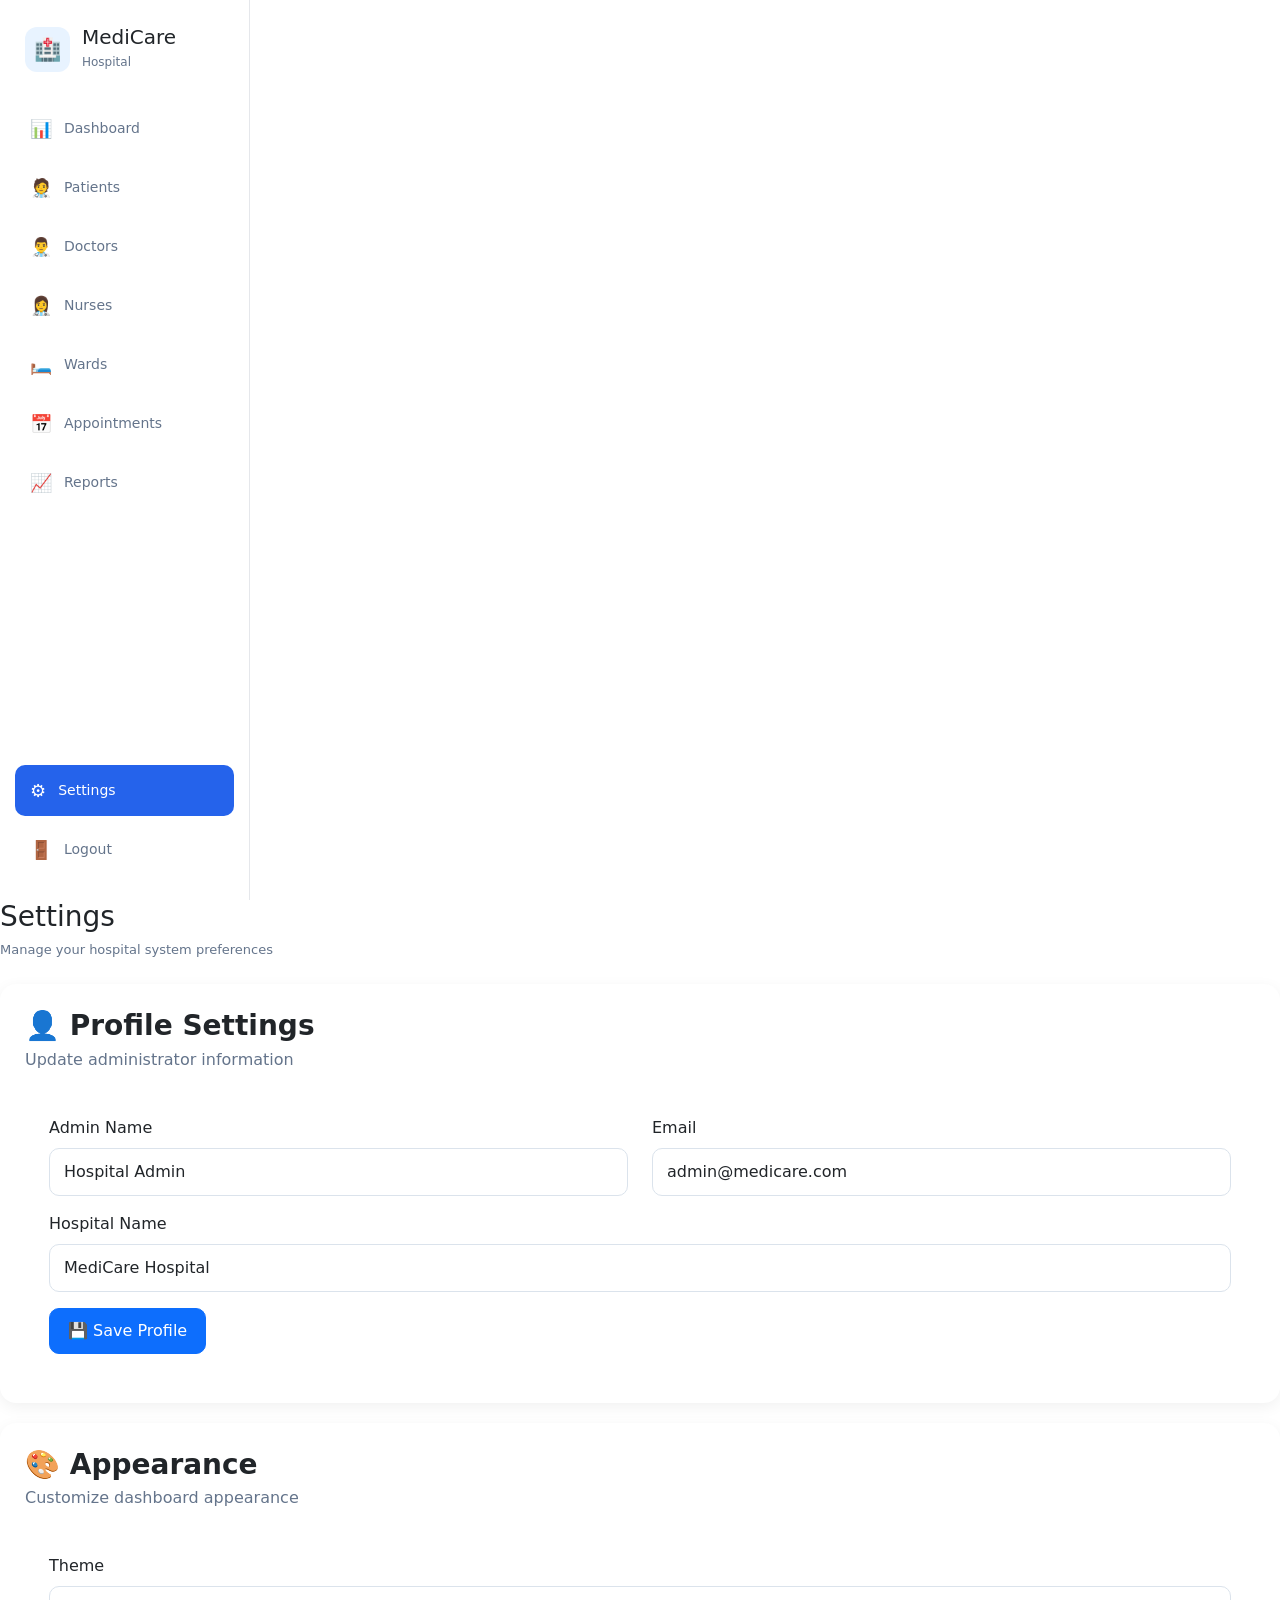
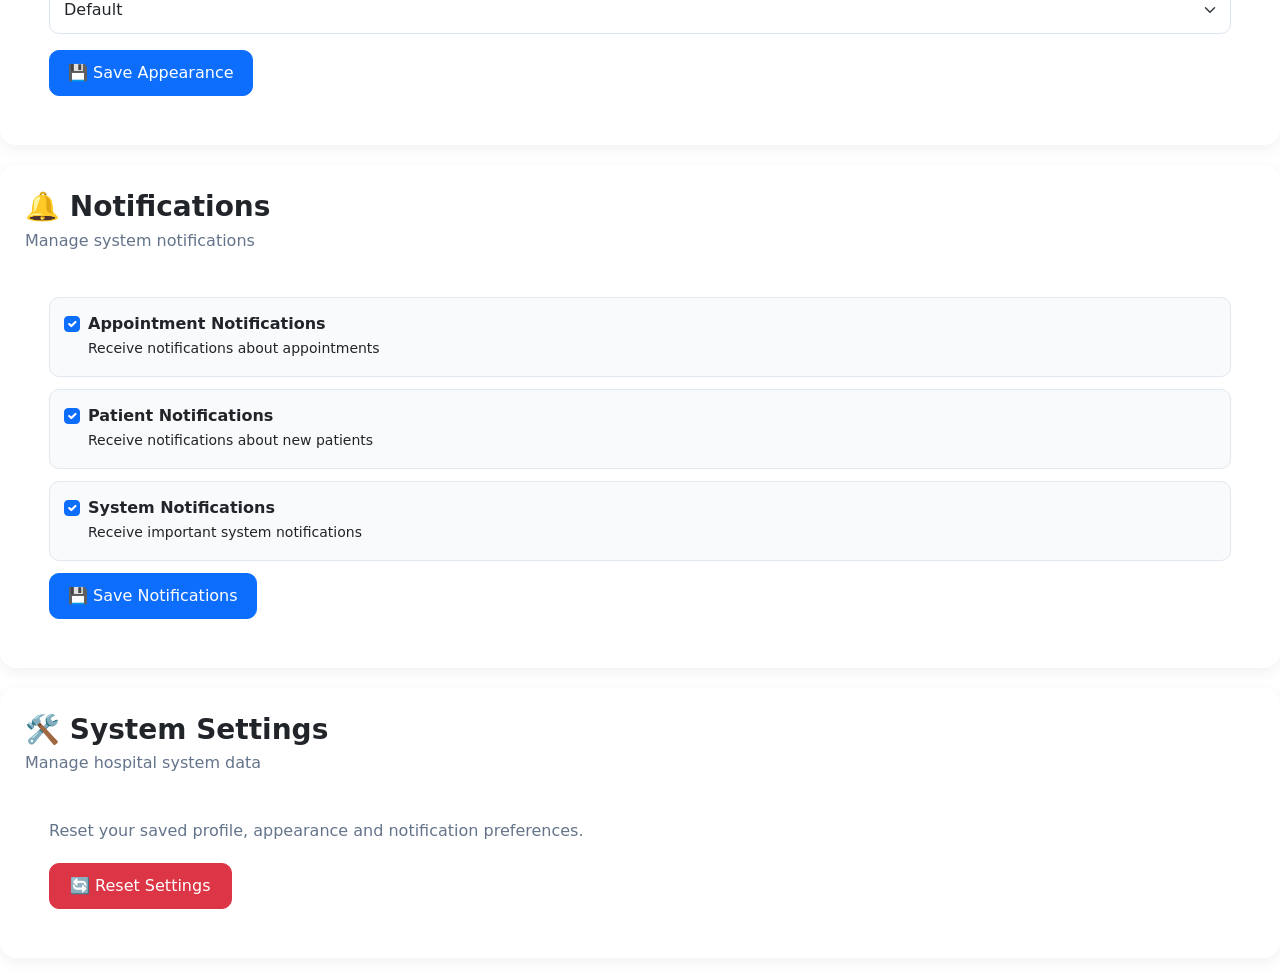
<file: pages/settings.html>
<!DOCTYPE html>
<html lang="en">

<head>
    <meta charset="UTF-8">
    <meta name="viewport" content="width=device-width, initial-scale=1.0">

    <title>Settings - MediCare Hospital</title>

    <link rel="stylesheet" href="../css/style.css">

    <link
        href="https://cdn.jsdelivr.net/npm/bootstrap@5.3.3/dist/css/bootstrap.min.css"
        rel="stylesheet">
</head>

<body>

    <div class="dashboard-layout">

        <!-- ================= SIDEBAR ================= -->

        <aside class="sidebar">

            <div class="brand">

                <div class="brand-icon">
                    🏥
                </div>

                <div>
                    <h4>MediCare</h4>
                    <span>Hospital</span>
                </div>

            </div>


            <nav class="sidebar-menu">

                <a href="../index.html" class="menu-item">
                    <span>📊</span>
                    Dashboard
                </a>

                <a href="patients.html" class="menu-item">
                    <span>🧑‍⚕️</span>
                    Patients
                </a>

                <a href="doctors.html" class="menu-item">
                    <span>👨‍⚕️</span>
                    Doctors
                </a>

                <a href="nurses.html" class="menu-item">
                    <span>👩‍⚕️</span>
                    Nurses
                </a>

                <a href="wards.html" class="menu-item">
                    <span>🛏️</span>
                    Wards
                </a>

                <a href="appointments.html" class="menu-item">
                    <span>📅</span>
                    Appointments
                </a>

                <a href="reports.html" class="menu-item">
                    <span>📈</span>
                    Reports
                </a>

            </nav>


            <div class="sidebar-bottom">

                <a href="settings.html" class="menu-item active">
                    <span>⚙️</span>
                    Settings
                </a>

                <a href="../index.html" class="menu-item">
                    <span>🚪</span>
                    Logout
                </a>

            </div>

        </aside>


        <!-- ================= MAIN CONTENT ================= -->

        <main class="main-content">

            <!-- PAGE HEADER -->

            <div class="page-header">

                <div>

                    <h1>Settings</h1>

                    <p>
                        Manage your hospital system preferences
                    </p>

                </div>

            </div>


            <!-- ================= PROFILE ================= -->

            <div class="settings-card">

                <div class="table-header">

                    <div>

                        <h3>👤 Profile Settings</h3>

                        <p>
                            Update administrator information
                        </p>

                    </div>

                </div>


                <div class="p-4">

                    <form id="profileForm">

                        <div class="row">

                            <!-- ADMIN NAME -->

                            <div class="col-md-6 mb-3">

                                <label
                                    for="adminName"
                                    class="form-label">

                                    Admin Name

                                </label>

                                <input
                                    type="text"
                                    id="adminName"
                                    class="form-control"
                                    placeholder="Enter admin name">

                            </div>


                            <!-- EMAIL -->

                            <div class="col-md-6 mb-3">

                                <label
                                    for="adminEmail"
                                    class="form-label">

                                    Email

                                </label>

                                <input
                                    type="email"
                                    id="adminEmail"
                                    class="form-control"
                                    placeholder="admin@medicare.com">

                            </div>

                        </div>


                        <!-- HOSPITAL NAME -->

                        <div class="mb-3">

                            <label
                                for="hospitalName"
                                class="form-label">

                                Hospital Name

                            </label>

                            <input
                                type="text"
                                id="hospitalName"
                                class="form-control"
                                placeholder="MediCare Hospital">

                        </div>


                        <button
                            type="submit"
                            class="btn btn-primary">

                            💾 Save Profile

                        </button>

                    </form>

                </div>

            </div>


            <!-- ================= APPEARANCE ================= -->

            <div class="settings-card">

                <div class="table-header">

                    <div>

                        <h3>🎨 Appearance</h3>

                        <p>
                            Customize dashboard appearance
                        </p>

                    </div>

                </div>


                <div class="p-4">

                    <div class="mb-3">

                        <label
                            for="themeSelect"
                            class="form-label">

                            Theme

                        </label>

                        <select
                            id="themeSelect"
                            class="form-select">

                            <option value="default">
                                Default
                            </option>

                            <option value="dark">
                                Dark
                            </option>

                            <option value="light">
                                Light
                            </option>

                        </select>

                    </div>


                    <button
                        type="button"
                        id="saveThemeBtn"
                        class="btn btn-primary">

                        💾 Save Appearance

                    </button>

                </div>

            </div>


            <!-- ================= NOTIFICATIONS ================= -->

            <div class="settings-card">

                <div class="table-header">

                    <div>

                        <h3>🔔 Notifications</h3>

                        <p>
                            Manage system notifications
                        </p>

                    </div>

                </div>


                <div class="p-4">

                    <!-- APPOINTMENTS -->

                    <div class="notification-option">

                        <div class="form-check">

                            <input
                                class="form-check-input"
                                type="checkbox"
                                id="appointmentNotifications">

                            <label
                                class="form-check-label"
                                for="appointmentNotifications">

                                <strong>
                                    Appointment Notifications
                                </strong>

                                <br>

                                <small>
                                    Receive notifications about appointments
                                </small>

                            </label>

                        </div>

                    </div>


                    <!-- PATIENTS -->

                    <div class="notification-option">

                        <div class="form-check">

                            <input
                                class="form-check-input"
                                type="checkbox"
                                id="patientNotifications">

                            <label
                                class="form-check-label"
                                for="patientNotifications">

                                <strong>
                                    Patient Notifications
                                </strong>

                                <br>

                                <small>
                                    Receive notifications about new patients
                                </small>

                            </label>

                        </div>

                    </div>


                    <!-- SYSTEM -->

                    <div class="notification-option">

                        <div class="form-check">

                            <input
                                class="form-check-input"
                                type="checkbox"
                                id="systemNotifications">

                            <label
                                class="form-check-label"
                                for="systemNotifications">

                                <strong>
                                    System Notifications
                                </strong>

                                <br>

                                <small>
                                    Receive important system notifications
                                </small>

                            </label>

                        </div>

                    </div>


                    <button
                        type="button"
                        id="saveNotificationsBtn"
                        class="btn btn-primary">

                        💾 Save Notifications

                    </button>

                </div>

            </div>


            <!-- ================= SYSTEM SETTINGS ================= -->

            <div class="settings-card">

                <div class="table-header">

                    <div>

                        <h3>🛠️ System Settings</h3>

                        <p>
                            Manage hospital system data
                        </p>

                    </div>

                </div>


                <div class="p-4">

                    <p>
                        Reset your saved profile, appearance
                        and notification preferences.
                    </p>


                    <button
                        type="button"
                        id="resetSettingsBtn"
                        class="btn btn-danger">

                        🔄 Reset Settings

                    </button>

                </div>

            </div>

        </main>

    </div>


    <!-- ================= BOOTSTRAP JS ================= -->

    <script
        src="https://cdn.jsdelivr.net/npm/bootstrap@5.3.3/dist/js/bootstrap.bundle.min.js">
    </script>


    <!-- ================= MAIN JS ================= -->

    <script src="../js/main.js"></script>


    <!-- ================= SETTINGS JS ================= -->

    <script src="../js/settings.js"></script>

</body>

</html>
</file>
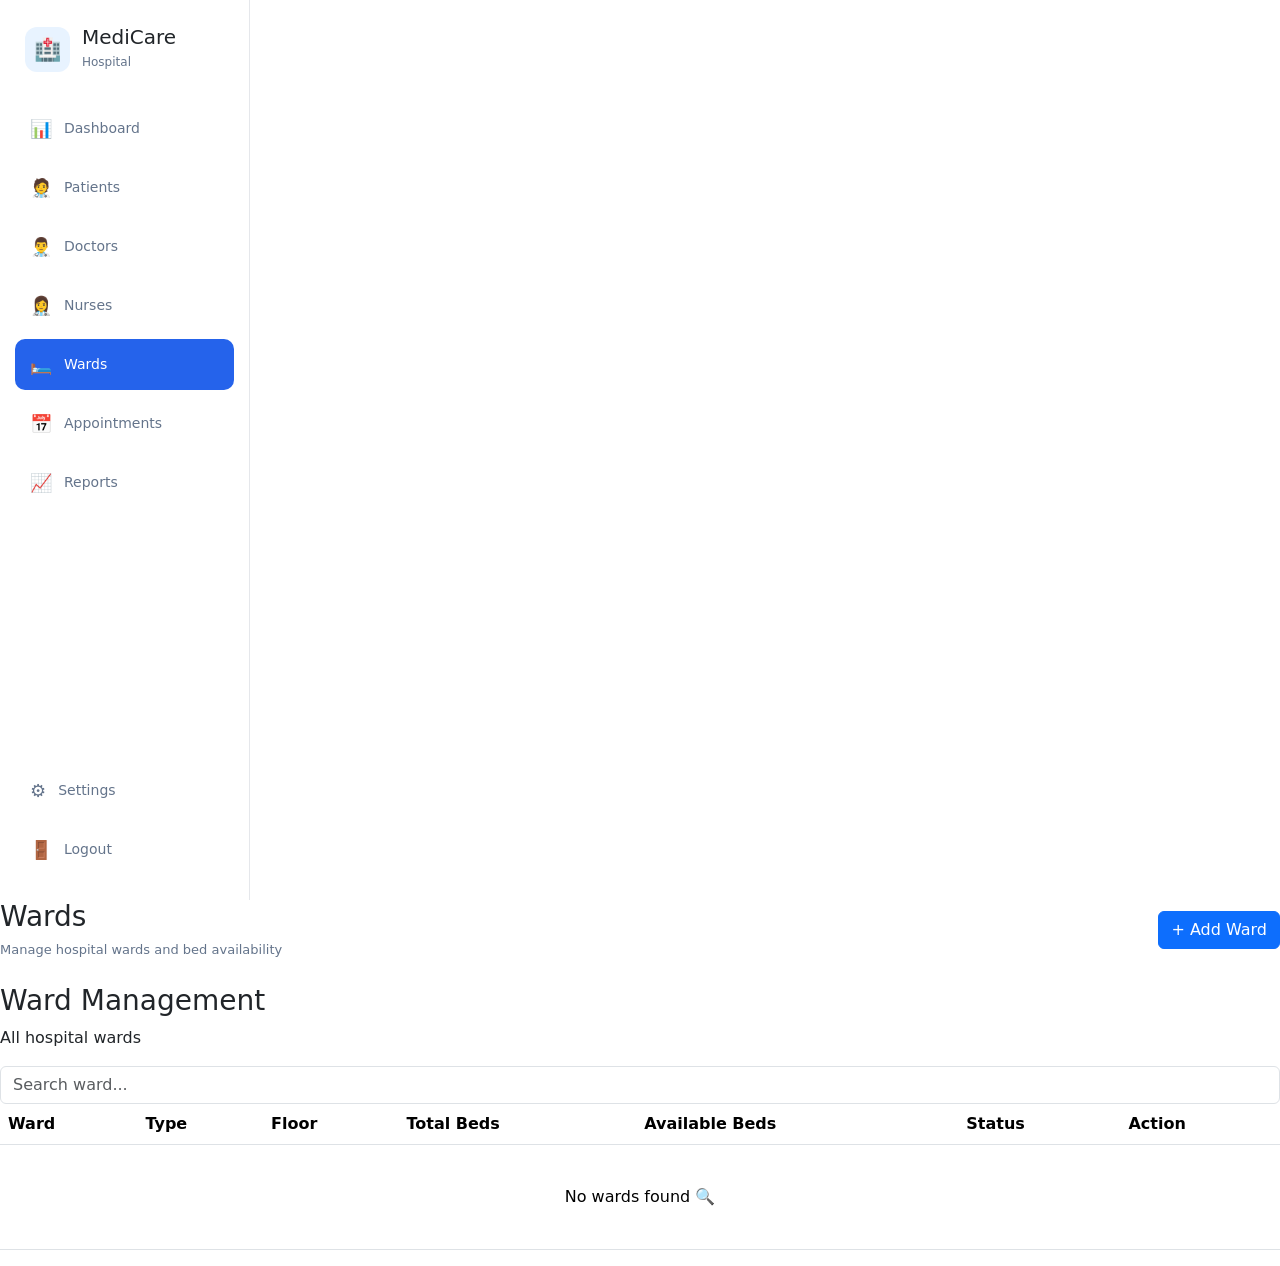
<file: pages/wards.html>
<!DOCTYPE html>
<html lang="en">

<head>
    <meta charset="UTF-8">
    <meta name="viewport" content="width=device-width, initial-scale=1.0">

    <title>Wards - MediCare Hospital</title>

    <link rel="stylesheet" href="../css/style.css">

    <link
        href="https://cdn.jsdelivr.net/npm/bootstrap@5.3.3/dist/css/bootstrap.min.css"
        rel="stylesheet">
</head>

<body>

    <div class="dashboard-layout">

        <!-- ================= SIDEBAR ================= -->

        <aside class="sidebar">

            <div class="brand">
                <div class="brand-icon">🏥</div>

                <div>
                    <h4>MediCare</h4>
                    <span>Hospital</span>
                </div>
            </div>

            <nav class="sidebar-menu">

                <a href="../index.html" class="menu-item">
                    <span>📊</span>
                    Dashboard
                </a>

                <a href="patients.html" class="menu-item">
                    <span>🧑‍⚕️</span>
                    Patients
                </a>

                <a href="doctors.html" class="menu-item">
                    <span>👨‍⚕️</span>
                    Doctors
                </a>

                <a href="nurses.html" class="menu-item">
                    <span>👩‍⚕️</span>
                    Nurses
                </a>

                <a href="wards.html" class="menu-item active">
                    <span>🛏️</span>
                    Wards
                </a>

                <a href="appointments.html" class="menu-item">
                    <span>📅</span>
                    Appointments
                </a>

                <a href="reports.html" class="menu-item">
                    <span>📈</span>
                    Reports
                </a>

            </nav>

            <div class="sidebar-bottom">

                <a href="settings.html" class="menu-item">
                    <span>⚙️</span>
                    Settings
                </a>

                <a href="../index.html" class="menu-item">
                    <span>🚪</span>
                    Logout
                </a>

            </div>

        </aside>


        <!-- ================= MAIN CONTENT ================= -->

        <main class="main-content">

            <!-- HEADER -->

            <div class="page-header">

                <div>
                    <h1>Wards</h1>

                    <p>
                        Manage hospital wards and bed availability
                    </p>
                </div>

                <button
                    type="button"
                    class="btn btn-primary"
                    data-bs-toggle="modal"
                    data-bs-target="#addWardModal">

                    + Add Ward

                </button>

            </div>


            <!-- ================= TABLE ================= -->

            <div class="table-card">

                <div class="table-header">

                    <div>
                        <h3>Ward Management</h3>

                        <p>
                            All hospital wards
                        </p>
                    </div>

                    <div>
                        <input
                            type="text"
                            id="wardSearch"
                            class="form-control"
                            placeholder="Search ward...">
                    </div>

                </div>


                <div class="table-responsive">

                    <table class="table">

                        <thead>

                            <tr>

                                <th>Ward</th>
                                <th>Type</th>
                                <th>Floor</th>
                                <th>Total Beds</th>
                                <th>Available Beds</th>
                                <th>Status</th>
                                <th>Action</th>

                            </tr>

                        </thead>

                        <tbody id="wardsTableBody"></tbody>

                    </table>

                </div>

            </div>

        </main>

    </div>


    <!-- ================================================= -->
    <!-- ADD / EDIT WARD MODAL -->
    <!-- ================================================= -->

    <div
        class="modal fade"
        id="addWardModal"
        tabindex="-1"
        aria-hidden="true">

        <div class="modal-dialog">

            <div class="modal-content">

                <div class="modal-header">

                    <h5
                        class="modal-title"
                        id="addWardModalLabel">

                        Add New Ward

                    </h5>

                    <button
                        type="button"
                        class="btn-close"
                        data-bs-dismiss="modal"
                        aria-label="Close">
                    </button>

                </div>


                <div class="modal-body">

                    <form id="wardForm">

                        <!-- Hidden ID -->

                        <input
                            type="hidden"
                            id="editWardId">


                        <!-- Ward Name -->

                        <div class="mb-3">

                            <label
                                for="wardName"
                                class="form-label">

                                Ward Name

                            </label>

                            <input
                                type="text"
                                id="wardName"
                                class="form-control"
                                placeholder="e.g. General Ward">

                        </div>


                        <!-- Ward Type -->

                        <div class="mb-3">

                            <label
                                for="wardType"
                                class="form-label">

                                Ward Type

                            </label>

                            <select
                                id="wardType"
                                class="form-select">

                                <option value="">
                                    Select Type
                                </option>

                                <option value="General">
                                    General
                                </option>

                                <option value="ICU">
                                    ICU
                                </option>

                                <option value="Emergency">
                                    Emergency
                                </option>

                                <option value="Pediatric">
                                    Pediatric
                                </option>

                                <option value="Maternity">
                                    Maternity
                                </option>

                            </select>

                        </div>


                        <!-- Floor -->

                        <div class="mb-3">

                            <label
                                for="wardFloor"
                                class="form-label">

                                Floor

                            </label>

                            <input
                                type="text"
                                id="wardFloor"
                                class="form-control"
                                placeholder="e.g. 1st Floor">

                        </div>


                        <!-- Total Beds -->

                        <div class="mb-3">

                            <label
                                for="wardTotalBeds"
                                class="form-label">

                                Total Beds

                            </label>

                            <input
                                type="number"
                                id="wardTotalBeds"
                                class="form-control"
                                placeholder="e.g. 30"
                                min="1">

                        </div>


                        <!-- Available Beds -->

                        <div class="mb-3">

                            <label
                                for="wardAvailableBeds"
                                class="form-label">

                                Available Beds

                            </label>

                            <input
                                type="number"
                                id="wardAvailableBeds"
                                class="form-control"
                                placeholder="e.g. 15"
                                min="0">

                        </div>


                        <!-- Status -->

                        <div class="mb-3">

                            <label
                                for="wardStatus"
                                class="form-label">

                                Status

                            </label>

                            <select
                                id="wardStatus"
                                class="form-select">

                                <option value="">
                                    Select Status
                                </option>

                                <option value="Available">
                                    Available
                                </option>

                                <option value="Full">
                                    Full
                                </option>

                                <option value="Maintenance">
                                    Maintenance
                                </option>

                            </select>

                        </div>


                        <!-- Submit -->

                        <button
                            type="submit"
                            id="wardSubmitBtn"
                            class="btn btn-primary w-100">

                            Add Ward

                        </button>

                    </form>

                </div>

            </div>

        </div>

    </div>


    <!-- ================================================= -->
    <!-- VIEW WARD MODAL -->
    <!-- ================================================= -->

    <div
        class="modal fade"
        id="viewWardModal"
        tabindex="-1"
        aria-hidden="true">

        <div class="modal-dialog">

            <div class="modal-content">

                <div class="modal-header">

                    <h5 class="modal-title">
                        Ward Details
                    </h5>

                    <button
                        type="button"
                        class="btn-close"
                        data-bs-dismiss="modal"
                        aria-label="Close">
                    </button>

                </div>


                <div class="modal-body">

                    <h3 id="viewWardName"></h3>

                    <hr>

                    <p>
                        <strong>ID:</strong>
                        <span id="viewWardId"></span>
                    </p>

                    <p>
                        <strong>Type:</strong>
                        <span id="viewWardType"></span>
                    </p>

                    <p>
                        <strong>Floor:</strong>
                        <span id="viewWardFloor"></span>
                    </p>

                    <p>
                        <strong>Total Beds:</strong>
                        <span id="viewWardTotalBeds"></span>
                    </p>

                    <p>
                        <strong>Available Beds:</strong>
                        <span id="viewWardAvailableBeds"></span>
                    </p>

                    <p>
                        <strong>Status:</strong>

                        <span
                            id="viewWardStatus"
                            class="status">
                        </span>

                    </p>

                </div>

            </div>

        </div>

    </div>


    <!-- ================= BOOTSTRAP JS ================= -->

    <script
        src="https://cdn.jsdelivr.net/npm/bootstrap@5.3.3/dist/js/bootstrap.bundle.min.js">
    </script>


    <!-- ================= MAIN JS ================= -->

    <script src="../js/main.js"></script>
    <script src="../js/wards.js"></script>


</body>

</html>
</file>
<file: css/style.css>
* {
    margin: 0;
    padding: 0;
    box-sizing: border-box;
}

body {
    font-family: Arial, sans-serif;
    background-color: #f5f7fa;
    color: #1e293b;
}


/* =========================
   APP
========================= */

.app {
    display: flex;
    min-height: 100vh;
}


/* =========================
   SIDEBAR
========================= */

.sidebar {
    width: 250px;
    min-height: 100vh;
    background-color: #ffffff;
    border-right: 1px solid #e5e7eb;
    padding: 25px 15px;

    display: flex;
    flex-direction: column;
}


/* Brand */

.brand {
    display: flex;
    align-items: center;
    gap: 12px;
    padding: 0 10px 30px;
}

.brand-icon {
    width: 45px;
    height: 45px;

    display: flex;
    align-items: center;
    justify-content: center;

    background-color: #e8f3ff;
    border-radius: 12px;

    font-size: 22px;
}

.brand h4 {
    margin: 0;
    font-size: 20px;
}

.brand span {
    font-size: 12px;
    color: #64748b;
}


/* Menu */

.sidebar-menu {
    display: flex;
    flex-direction: column;
    gap: 8px;
}

.menu-item {
    text-decoration: none;
    color: #64748b;

    padding: 12px 15px;

    border-radius: 10px;

    display: flex;
    align-items: center;

    gap: 12px;

    font-size: 14px;

    transition: 0.3s;
}

.menu-item span {
    font-size: 18px;
}

.menu-item:hover {
    background-color: #f1f7ff;
    color: #2563eb;
}

.menu-item.active {
    background-color: #2563eb;
    color: white;
}


/* Sidebar Bottom */

.sidebar-bottom {
    margin-top: auto;

    display: flex;
    flex-direction: column;
    gap: 8px;
}


/* =========================
   MAIN CONTENT
========================= */

.main-content {
    flex: 1;
}


/* =========================
   TOPBAR
========================= */

.topbar {
    height: 85px;

    background-color: #ffffff;

    border-bottom: 1px solid #e5e7eb;

    padding: 0 35px;

    display: flex;
    align-items: center;
    justify-content: space-between;
}

.topbar h2 {
    font-size: 24px;
    margin-bottom: 3px;
}

.topbar p {
    margin: 0;
    color: #64748b;
    font-size: 13px;
}


/* Admin */

.admin-profile {
    display: flex;
    align-items: center;
    gap: 12px;
}

.notification {
    width: 40px;
    height: 40px;

    display: flex;
    align-items: center;
    justify-content: center;

    background-color: #f1f5f9;

    border-radius: 10px;

    cursor: pointer;
}

.profile-avatar {
    width: 42px;
    height: 42px;

    border-radius: 50%;

    background-color: #2563eb;

    color: white;

    display: flex;
    align-items: center;
    justify-content: center;

    font-weight: bold;
}

.profile-info {
    display: flex;
    flex-direction: column;
}

.profile-info strong {
    font-size: 14px;
}

.profile-info small {
    color: #64748b;
    font-size: 11px;
}


/* =========================
   DASHBOARD
========================= */

.dashboard-content {
    padding: 35px;
}

.welcome-section h1 {
    font-size: 28px;
    margin-bottom: 8px;
}

.welcome-section p {
    color: #64748b;
}


/* =========================
   STATISTICS CARDS
========================= */

.stats-grid {
    display: grid;

    grid-template-columns: repeat(4, 1fr);

    gap: 20px;

    margin-top: 30px;
}


.stat-card {
    background-color: #ffffff;

    border: 1px solid #e5e7eb;

    border-radius: 16px;

    padding: 22px;

    display: flex;
    align-items: center;

    gap: 18px;

    transition: 0.3s;

    box-shadow: 0 4px 15px rgba(0, 0, 0, 0.03);
}


.stat-card:hover {
    transform: translateY(-4px);

    box-shadow: 0 10px 25px rgba(0, 0, 0, 0.08);
}


/* Icons */

.stat-icon {
    width: 55px;
    height: 55px;

    min-width: 55px;

    border-radius: 14px;

    display: flex;
    align-items: center;
    justify-content: center;

    font-size: 25px;
}


.patients-icon {
    background-color: #e8f3ff;
}


.doctors-icon {
    background-color: #eafaf1;
}


.nurses-icon {
    background-color: #fff3e8;
}


.beds-icon {
    background-color: #f3eaff;
}


/* Card Text */

.stat-info p {
    margin: 0 0 5px;

    color: #64748b;

    font-size: 13px;
}


.stat-info h3 {
    margin: 0 0 5px;

    font-size: 25px;
}


.stat-info span {
    font-size: 11px;
}


.positive {
    color: #16a34a;
}


.neutral {
    color: #64748b;
}




/* =========================
   DASHBOARD LOWER SECTION
========================= */

.dashboard-grid {
    display: grid;

    grid-template-columns: 2fr 1fr;

    gap: 20px;

    margin-top: 25px;
}


.dashboard-card {
    background-color: #ffffff;

    border: 1px solid #e5e7eb;

    border-radius: 16px;

    padding: 22px;

    box-shadow: 0 4px 15px rgba(0, 0, 0, 0.03);
}


/* Card Header */

.card-header {
    display: flex;

    justify-content: space-between;

    align-items: center;

    margin-bottom: 20px;
}


.card-header h3 {
    margin: 0 0 4px;

    font-size: 17px;
}


.card-header p {
    margin: 0;

    color: #64748b;

    font-size: 12px;
}


.view-all {
    text-decoration: none;

    color: #2563eb;

    font-size: 13px;

    font-weight: 600;
}


/* =========================
   PATIENT TABLE
========================= */

.patients-table {
    width: 100%;

    border-collapse: collapse;
}


.patients-table th {
    text-align: left;

    padding: 12px;

    font-size: 11px;

    color: #64748b;

    border-bottom: 1px solid #e5e7eb;
}


.patients-table td {
    padding: 14px 12px;

    font-size: 13px;

    border-bottom: 1px solid #f1f5f9;
}


.patients-table tr:last-child td {
    border-bottom: none;
}


/* Patient */

.patient-info {
    display: flex;

    align-items: center;

    gap: 10px;
}


.patient-avatar {
    width: 36px;
    height: 36px;

    border-radius: 50%;

    background-color: #e8f3ff;

    color: #2563eb;

    display: flex;

    align-items: center;

    justify-content: center;

    font-size: 11px;

    font-weight: bold;
}


.patient-info div:last-child {
    display: flex;

    flex-direction: column;
}


.patient-info strong {
    font-size: 12px;
}


.patient-info small {
    color: #94a3b8;

    font-size: 10px;

    margin-top: 2px;
}


/* =========================
   STATUS
========================= */

.status {
    display: inline-block;

    padding: 5px 9px;

    border-radius: 20px;

    font-size: 10px;

    font-weight: 600;
}


.active-status {
    background-color: #dcfce7;

    color: #15803d;
}


.pending-status {
    background-color: #fef3c7;

    color: #b45309;
}


.completed-status {
    background-color: #e0e7ff;

    color: #4338ca;
}


/* =========================
   QUICK ACTIONS
========================= */

.quick-actions {
    display: flex;

    flex-direction: column;

    gap: 12px;
}


.quick-action {
    text-decoration: none;

    color: #1e293b;

    display: flex;

    align-items: center;

    gap: 12px;

    padding: 12px;

    border-radius: 12px;

    transition: 0.3s;
}


.quick-action:hover {
    background-color: #f8fafc;
}


.quick-icon {
    width: 42px;
    height: 42px;

    border-radius: 10px;

    background-color: #eff6ff;

    display: flex;

    align-items: center;

    justify-content: center;

    font-size: 18px;
}


.quick-action div:last-child {
    display: flex;

    flex-direction: column;
}


.quick-action strong {
    font-size: 13px;
}


.quick-action small {
    color: #64748b;

    font-size: 10px;

    margin-top: 3px;
}





/* =========================
   RESPONSIVE
========================= */

@media (max-width: 1100px) {

    .stats-grid {
        grid-template-columns: repeat(2, 1fr);
    }

    .dashboard-grid {
        grid-template-columns: 1fr;
    }

}


@media (max-width: 768px) {

    .sidebar {
        width: 75px;

        padding: 20px 10px;
    }

    .brand {
        justify-content: center;
    }

    .brand div:last-child,
    .menu-item {
        font-size: 0;
    }

    .menu-item {
        justify-content: center;
    }

    .menu-item span {
        font-size: 18px;
    }

    .topbar {
        padding: 0 20px;
    }

    .profile-info {
        display: none;
    }

    .dashboard-content {
        padding: 20px;
    }

}


@media (max-width: 576px) {

    .stats-grid {
        grid-template-columns: 1fr;
    }

    .topbar h2 {
        font-size: 20px;
    }

    .welcome-section h1 {
        font-size: 23px;
    }

}



/* =========================
   PAGE HEADER
========================= */

.page-header {
    display: flex;

    align-items: center;

    justify-content: space-between;

    margin-bottom: 25px;
}


.page-header h1 {
    margin: 0 0 6px;

    font-size: 28px;
}


.page-header p {
    margin: 0;

    color: #64748b;

    font-size: 13px;
}


.add-patient-btn {
    padding: 11px 18px;

    border-radius: 10px;

    font-size: 13px;
}


/* =========================
   SEARCH SECTION
========================= */

.search-section {
    display: flex;

    align-items: center;

    gap: 15px;

    margin-bottom: 20px;
}


.search-box {
    flex: 1;

    height: 45px;

    background-color: #ffffff;

    border: 1px solid #e5e7eb;

    border-radius: 10px;

    display: flex;

    align-items: center;

    gap: 10px;

    padding: 0 15px;
}


.search-box span {
    font-size: 15px;
}


.search-box input {
    width: 100%;

    border: none;

    outline: none;

    font-size: 13px;
}


.patient-filter {
    width: 180px;

    height: 45px;

    border-radius: 10px;

    font-size: 13px;
}


/* =========================
   PATIENT PAGE TABLE
========================= */

.patients-page-card {
    padding: 0;

    overflow: hidden;
}


.patients-page-card .table-responsive {
    padding: 10px;
}


.patients-page-card .patients-table th {
    padding: 15px 12px;

    background-color: #f8fafc;
}


.patients-page-card .patients-table td {
    padding: 16px 12px;
}


/* =========================
   ACTION BUTTONS
========================= */

.action-btn {
    border: none;

    background: transparent;

    width: 32px;

    height: 32px;

    border-radius: 8px;

    cursor: pointer;

    transition: 0.2s;

    margin-right: 3px;
}


.action-btn:hover {
    background-color: #f1f5f9;
}


.delete-btn:hover {
    background-color: #fee2e2;
}


/* =========================
   PATIENT PAGE RESPONSIVE
========================= */

@media (max-width: 768px) {

    .page-header {
        align-items: flex-start;

        gap: 15px;

        flex-direction: column;
    }

    .search-section {
        flex-direction: column;

        align-items: stretch;
    }

    .patient-filter {
        width: 100%;
    }

}


/* =========================
   PATIENT MODAL
========================= */

.patient-modal {
    border: none;

    border-radius: 16px;

    overflow: hidden;
}


.patient-modal .modal-header {
    padding: 22px 25px;

    border-bottom: 1px solid #e5e7eb;
}


.patient-modal .modal-title {
    font-size: 19px;

    font-weight: 600;

    margin: 0;
}


.modal-subtitle {
    margin: 4px 0 0;

    color: #64748b;

    font-size: 12px;
}


.patient-modal .modal-body {
    padding: 25px;
}


.patient-modal .modal-footer {
    padding: 15px 25px;

    border-top: 1px solid #e5e7eb;
}


.patient-modal .form-label {
    font-size: 13px;

    font-weight: 600;

    margin-bottom: 7px;
}


.patient-modal .form-control,
.patient-modal .form-select {
    height: 44px;

    border-radius: 9px;

    border-color: #e2e8f0;

    font-size: 13px;
}


.patient-modal .form-control:focus,
.patient-modal .form-select:focus {
    border-color: #2563eb;

    box-shadow: 0 0 0 3px rgba(37, 99, 235, 0.1);
}


/* ==========================================
   SETTINGS PAGE
========================================== */

.settings-card {
    background: white;
    border-radius: 16px;
    padding: 25px;
    margin-bottom: 20px;
    box-shadow: 0 4px 15px rgba(0, 0, 0, 0.06);
}

.settings-card h3 {
    margin-bottom: 5px;
    font-weight: 600;
}

.settings-card p {
    color: #64748b;
    margin-bottom: 20px;
}


/* SETTINGS INPUTS */

.settings-card .form-control,
.settings-card .form-select {
    border-radius: 10px;
    padding: 11px 14px;
    border: 1px solid #dbe3ec;
}

.settings-card .form-control:focus,
.settings-card .form-select:focus {
    border-color: #2563eb;
    box-shadow: 0 0 0 3px rgba(37, 99, 235, 0.1);
}


/* SETTINGS BUTTON */

.settings-card .btn {
    border-radius: 10px;
    padding: 10px 18px;
    font-weight: 500;
}


/* NOTIFICATION OPTIONS */

.notification-option {
    padding: 14px;
    border: 1px solid #e2e8f0;
    border-radius: 10px;
    margin-bottom: 12px;
    background: #f8fafc;
}

.notification-option:hover {
    background: #f1f5f9;
}


/* RESET BUTTON */

#resetSettingsBtn {
    border-radius: 10px;
    padding: 10px 20px;
}

.password-wrapper {
    position: relative;
}

.password-wrapper input {
    padding-right: 45px;
}

.password-toggle {
    position: absolute;
    right: 15px;
    top: 50%;
    transform: translateY(-50%);
    cursor: pointer;
    font-size: 18px;
    user-select: none;
}

/* ==========================================
   LIGHT & DARK THEME
========================================== */

/* LIGHT THEME */

body.light-theme {
    background-color: #f5f7fa;
    color: #1e293b;
}

body.light-theme .sidebar,
body.light-theme .topbar,
body.light-theme .stat-card,
body.light-theme .dashboard-card,
body.light-theme .table-card,
body.light-theme .settings-card {
    background-color: #ffffff;
    color: #1e293b;
}

body.light-theme .menu-item {
    color: #64748b;
}

body.light-theme .menu-item:hover {
    background-color: #f1f7ff;
    color: #2563eb;
}

body.light-theme .page-header p,
body.light-theme .topbar p,
body.light-theme .welcome-section p {
    color: #64748b;
}

body.light-theme .form-control,
body.light-theme .form-select {
    background-color: #ffffff;
    color: #1e293b;
    border-color: #dbe3ec;
}

body.light-theme .notification-option {
    background-color: #f8fafc;
    color: #1e293b;
}


/* ==========================================
   DARK THEME
========================================== */

body.dark-theme {
    background-color: #0f172a;
    color: #e2e8f0;
}


/* SIDEBAR */

body.dark-theme .sidebar {
    background-color: #111827;
    border-color: #1f2937;
}


/* BRAND */

body.dark-theme .brand h4 {
    color: #f8fafc;
}

body.dark-theme .brand span {
    color: #94a3b8;
}


/* MENU */

body.dark-theme .menu-item {
    color: #94a3b8;
}

body.dark-theme .menu-item:hover {
    background-color: #1e293b;
    color: #60a5fa;
}

body.dark-theme .menu-item.active {
    background-color: #2563eb;
    color: white;
}


/* TOPBAR */

body.dark-theme .topbar {
    background-color: #111827;
    border-color: #1f2937;
}

body.dark-theme .topbar h2 {
    color: #f8fafc;
}

body.dark-theme .topbar p {
    color: #94a3b8;
}


/* MAIN HEADINGS */

body.dark-theme .page-header h1,
body.dark-theme .welcome-section h1 {
    color: #f8fafc;
}

body.dark-theme .page-header p,
body.dark-theme .welcome-section p {
    color: #94a3b8;
}


/* STAT CARDS */

body.dark-theme .stat-card {
    background-color: #111827;
    border-color: #1f2937;
}

body.dark-theme .stat-info p {
    color: #94a3b8;
}

body.dark-theme .stat-info h3 {
    color: #f8fafc;
}


/* DASHBOARD CARDS */

body.dark-theme .dashboard-card {
    background-color: #111827;
    border-color: #1f2937;
}

body.dark-theme .card-header h3 {
    color: #f8fafc;
}

body.dark-theme .card-header p {
    color: #94a3b8;
}


/* TABLES */

body.dark-theme table {
    color: #e2e8f0;
}

body.dark-theme .patients-table th {
    color: #94a3b8;
    border-color: #1f2937;
}

body.dark-theme .patients-table td {
    border-color: #1f2937;
}


/* TABLE CARD */

body.dark-theme .table-card {
    background-color: #111827;
    border-color: #1f2937;
}


/* SETTINGS */

body.dark-theme .settings-card {
    background-color: #111827;
    color: #e2e8f0;
}

body.dark-theme .settings-card h3 {
    color: #f8fafc;
}

body.dark-theme .settings-card p {
    color: #94a3b8;
}


/* INPUTS */

body.dark-theme .form-control,
body.dark-theme .form-select {
    background-color: #1e293b;
    color: #e2e8f0;
    border-color: #334155;
}

body.dark-theme .form-control::placeholder {
    color: #64748b;
}

body.dark-theme .form-control:focus,
body.dark-theme .form-select:focus {
    background-color: #1e293b;
    color: #ffffff;
    border-color: #60a5fa;
}


/* NOTIFICATIONS */

body.dark-theme .notification-option {
    background-color: #1e293b;
    border-color: #334155;
}

body.dark-theme .notification-option strong {
    color: #f8fafc;
}

body.dark-theme .notification-option small {
    color: #94a3b8;
}

body.dark-theme .notification-option:hover {
    background-color: #273449;
}


/* QUICK ACTIONS */

body.dark-theme .quick-action {
    color: #e2e8f0;
}

body.dark-theme .quick-action:hover {
    background-color: #1e293b;
}


/* ACTION BUTTONS */

body.dark-theme .action-btn:hover {
    background-color: #1e293b;
}


/* SEARCH BOX */

body.dark-theme .search-box {
    background-color: #111827;
    border-color: #334155;
}

body.dark-theme .search-box input {
    background-color: transparent;
    color: #e2e8f0;
}

body.dark-theme .search-box input::placeholder {
    color: #64748b;
}
</file>
